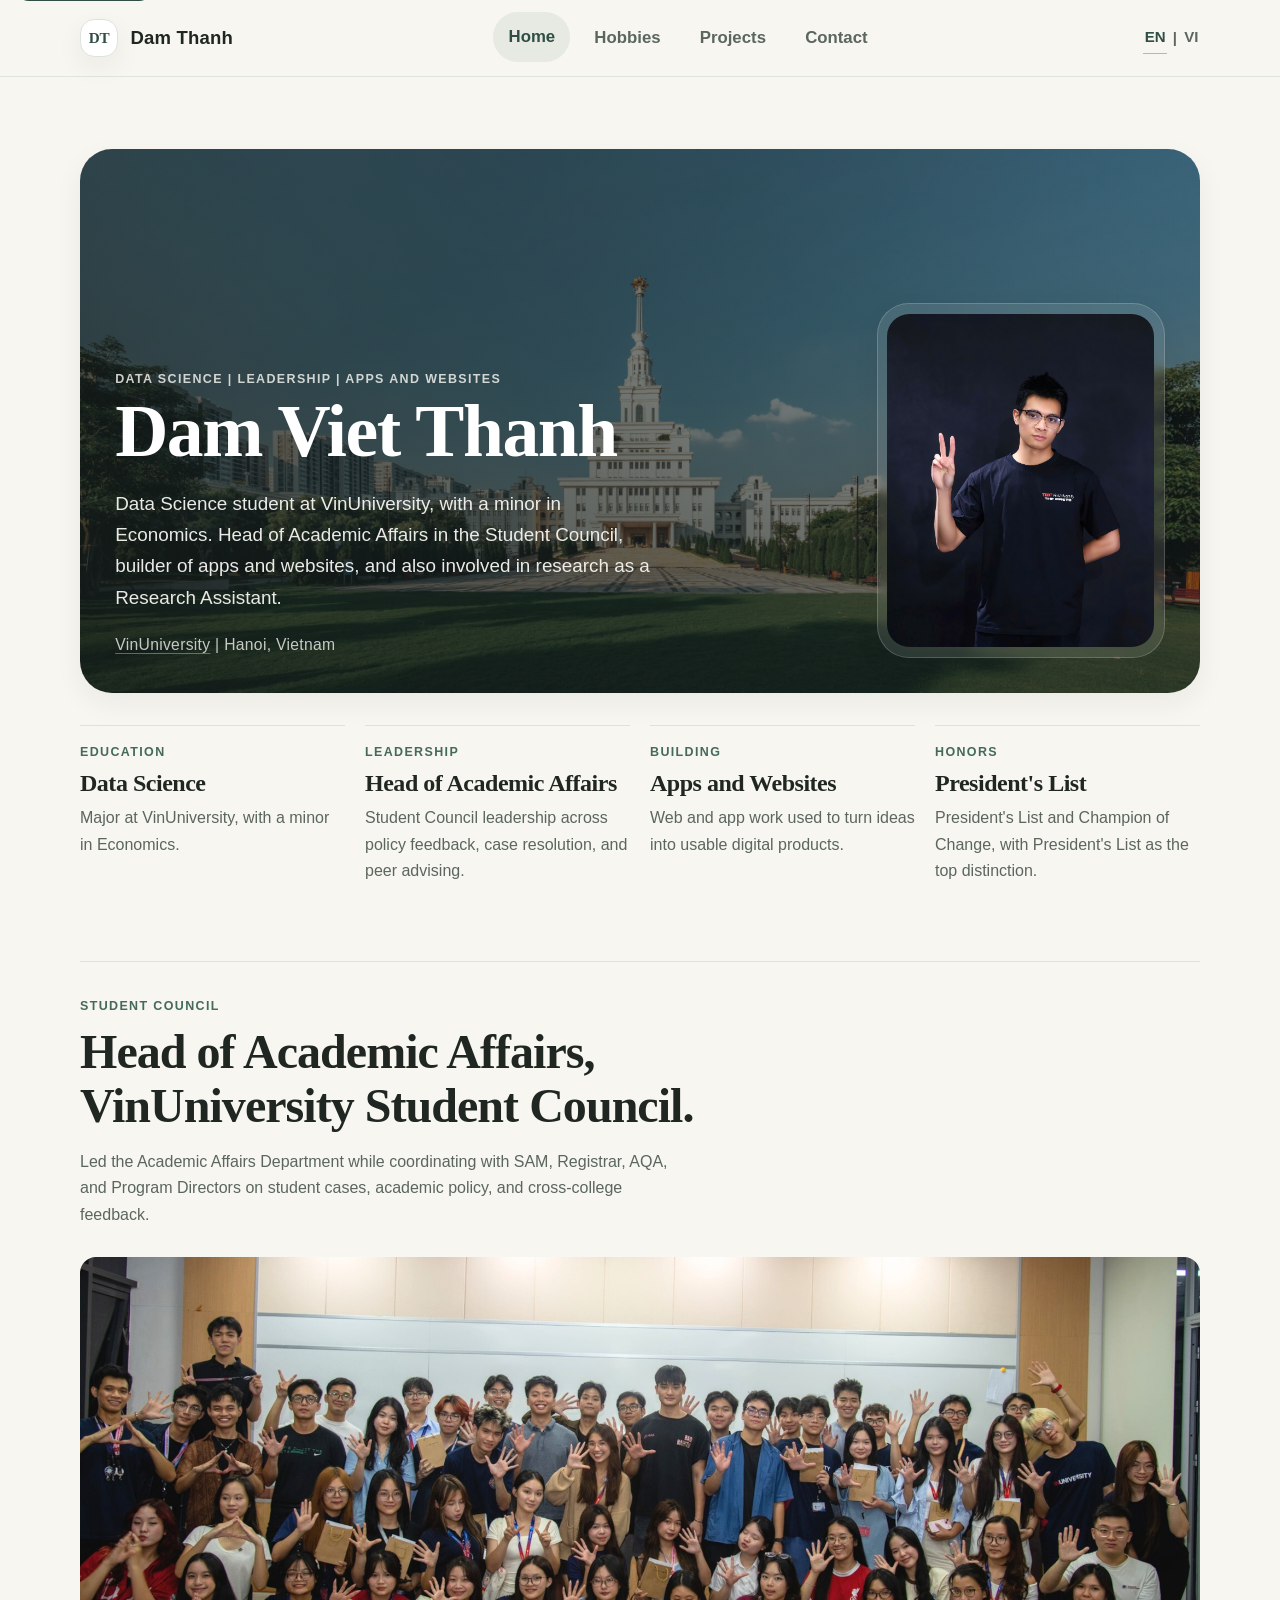
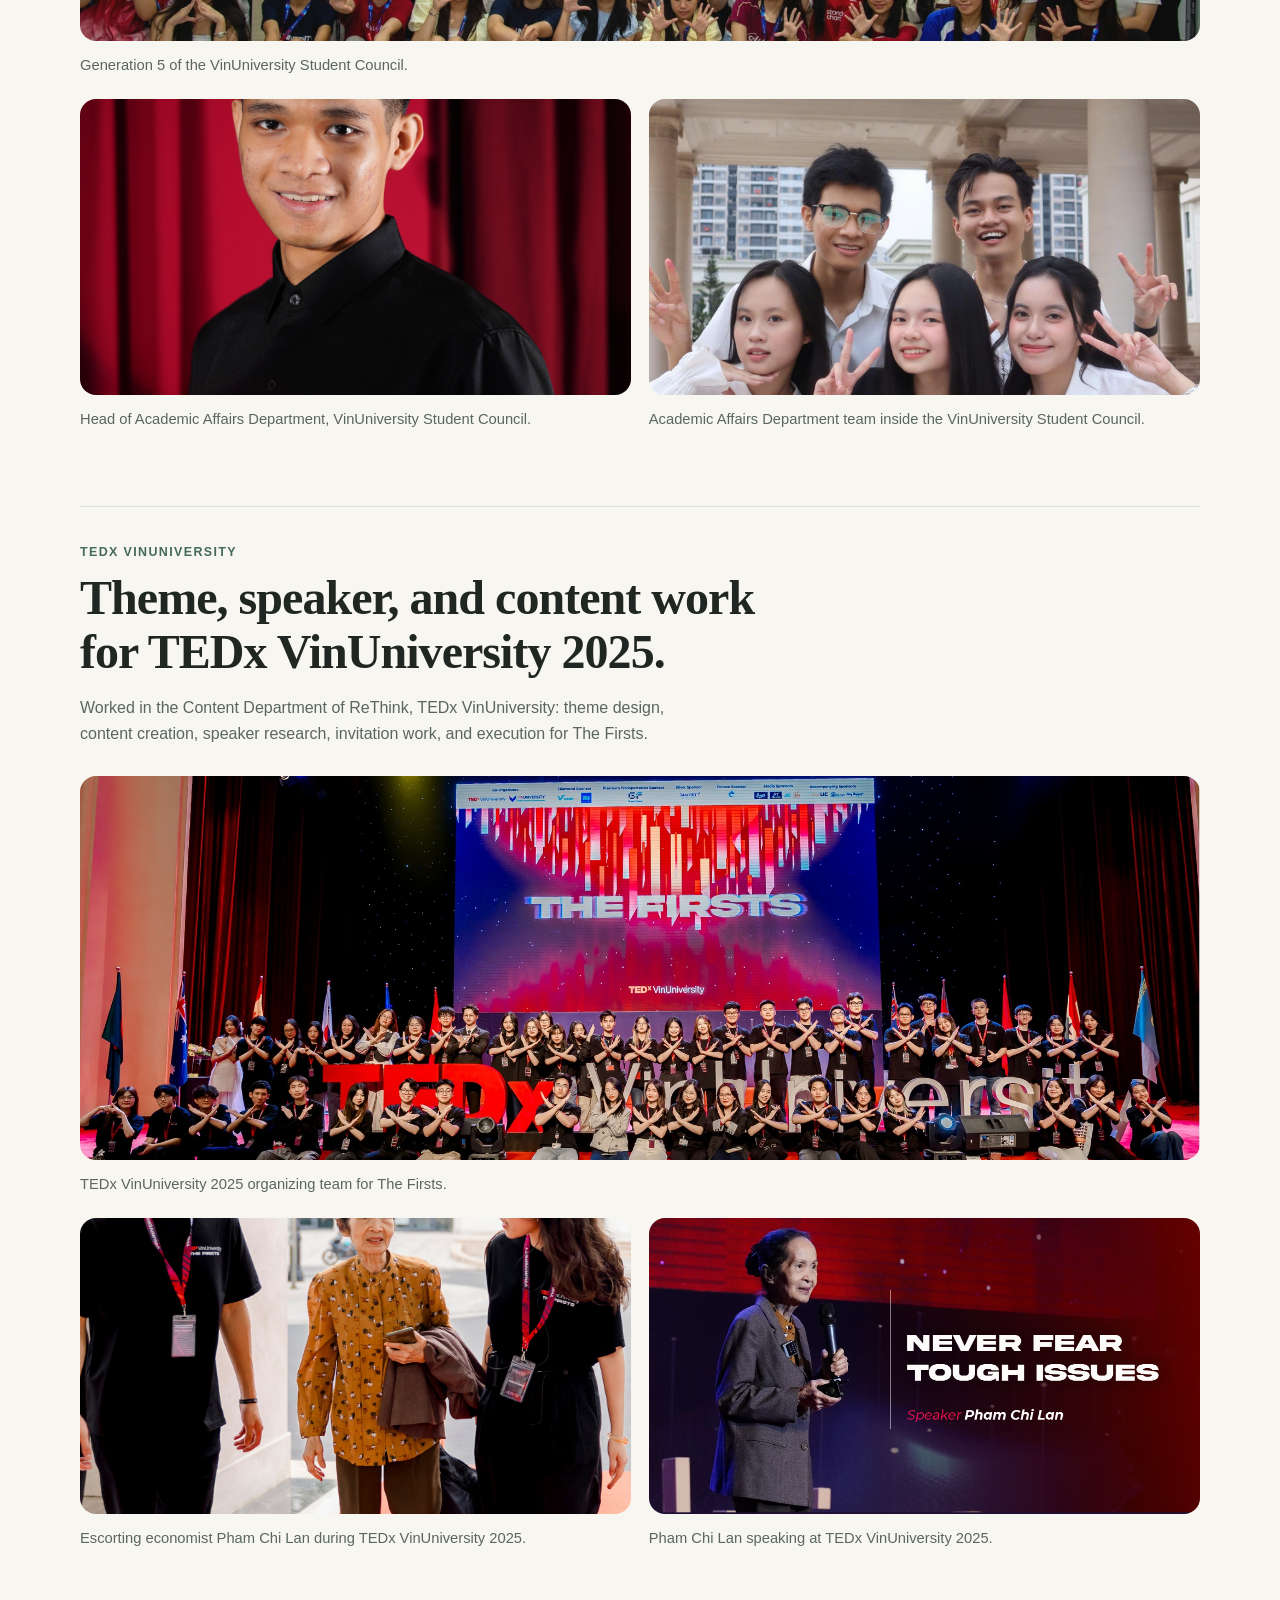
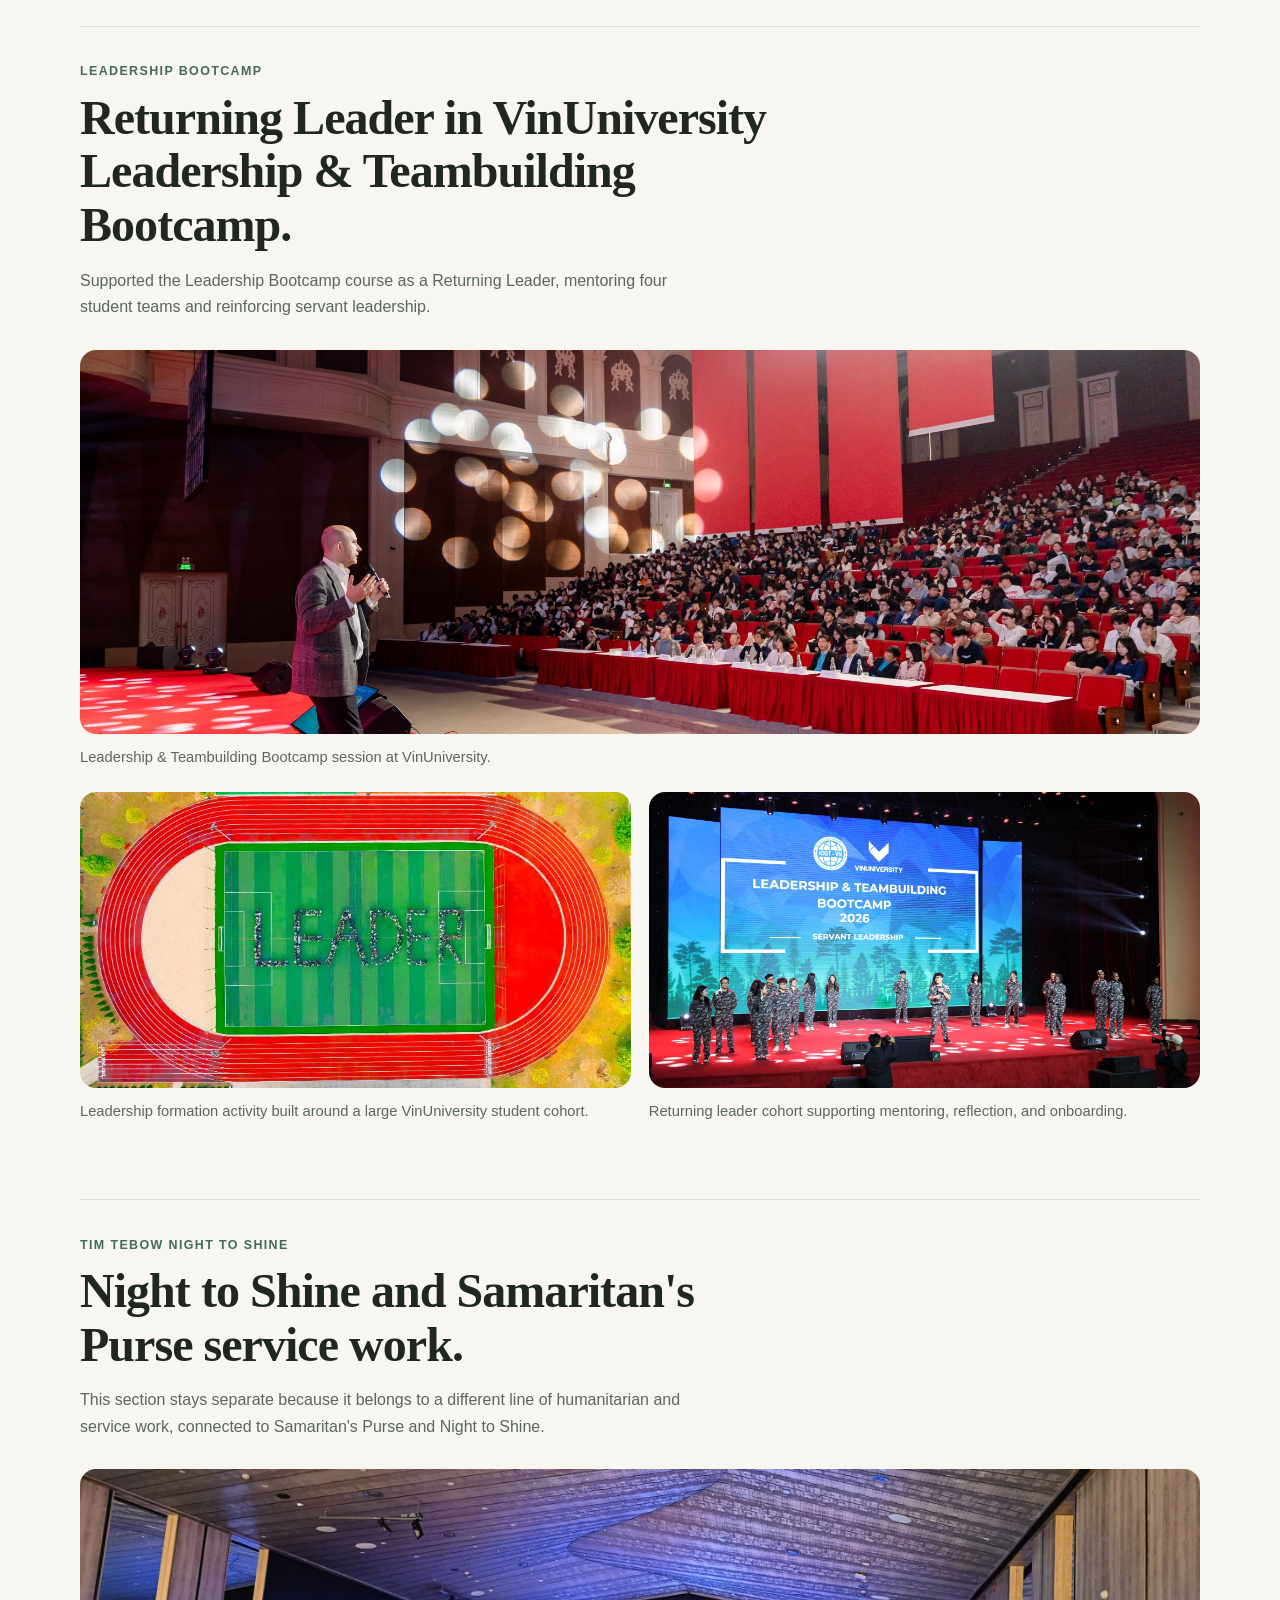
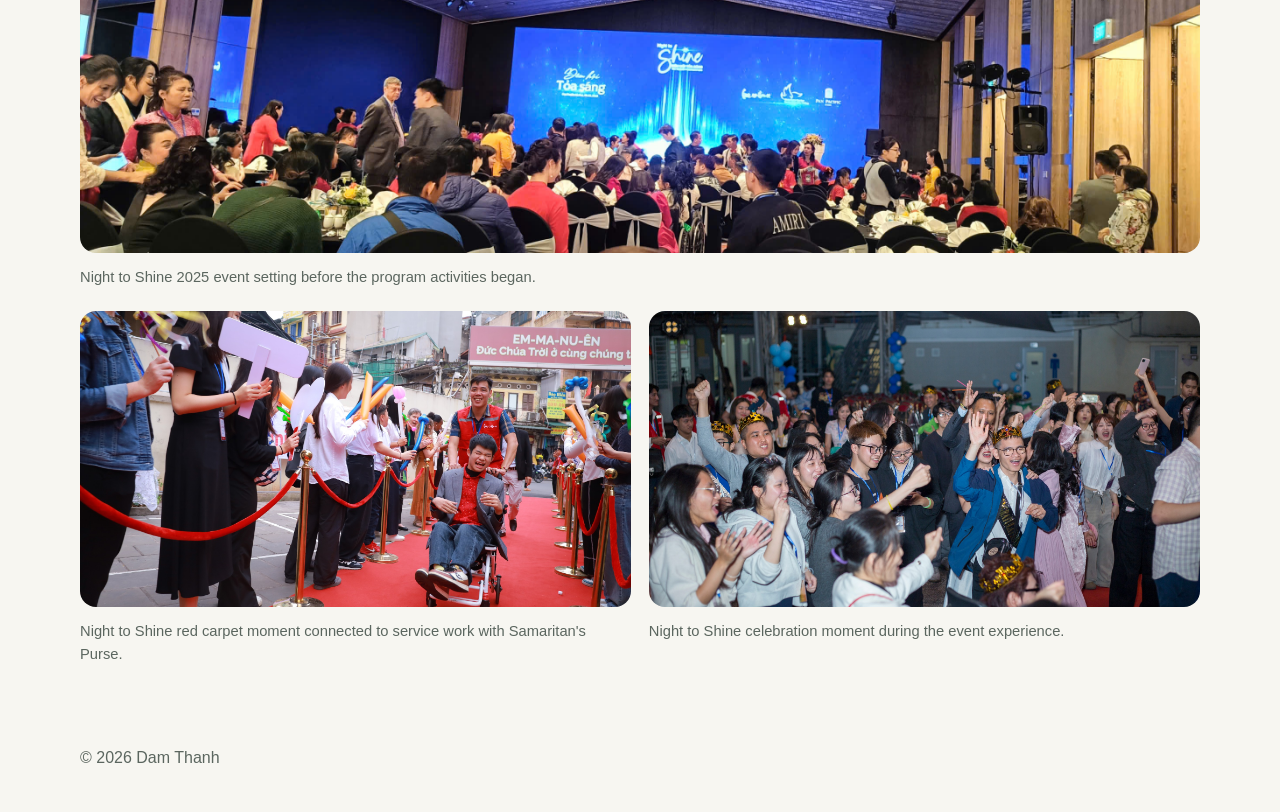
<file: index.html>
<!DOCTYPE html>
<html lang="en">
<head>
  <meta charset="UTF-8">
  <meta name="viewport" content="width=device-width, initial-scale=1.0">
  <title>Dam Viet Thanh | Dam Thanh</title>
  <meta name="description" content="Dam Viet Thanh is a Data Science student at VinUniversity with a minor in Economics, Head of Academic Affairs in the Student Council, and a builder of apps and websites based in Hanoi, Vietnam.">
  <meta name="theme-color" content="#f7f6f1">
  <link rel="canonical" href="http://localhost:3050/index.html">
  <link rel="stylesheet" href="css/style.css">
</head>
<body>
  <a class="skip-link" href="#main">Skip to content</a>

  <header class="site-header">
    <nav class="nav" aria-label="Primary">
      <a class="brand" href="index.html" aria-label="Dam Thanh home">
        <span class="brand-mark">DT</span>
        <span class="brand-text">Dam Thanh</span>
      </a>

      <button class="nav-toggle" type="button" aria-expanded="false" aria-controls="nav-links">
        Menu
      </button>

      <div class="nav-links" id="nav-links">
        <a href="index.html">Home</a>
        <a href="hobbies.html">Hobbies</a>
        <a href="projects.html">Projects</a>
        <a href="contact.html">Contact</a>
      </div>

      <div class="nav-lang" aria-label="Language switch">
        <a class="is-active" href="index.html" aria-current="page">EN</a>
        <span>|</span>
        <a href="index-vi.html">VI</a>
      </div>
    </nav>
  </header>

  <main id="main" class="page-shell">
    <section class="hero hero-stage reveal">
      <div class="hero-panel">
        <p class="eyebrow">Data Science | Leadership | Apps and Websites</p>
        <h1>Dam Viet Thanh</h1>
        <p class="hero-subtitle">
          Data Science student at VinUniversity, with a minor in Economics.
          Head of Academic Affairs in the Student Council, builder of apps and
          websites, and also involved in research as a Research Assistant.
        </p>
        <p class="hero-meta"><a href="https://vinuni.edu.vn/vi/trang-chu/" target="_blank" rel="noopener noreferrer">VinUniversity</a> | Hanoi, Vietnam</p>
      </div>

      <div class="hero-aside">
        <figure class="portrait-frame portrait-frame-hero">
          <img src="images/profile.jpg" alt="Portrait of Dam Viet Thanh in front of a dark background.">
        </figure>
      </div>
    </section>

    <section class="summary-strip reveal" aria-label="Profile summary">
      <article class="summary-item">
        <p class="card-label">Education</p>
        <h2>Data Science</h2>
        <p>Major at VinUniversity, with a minor in Economics.</p>
      </article>

      <article class="summary-item">
        <p class="card-label">Leadership</p>
        <h2>Head of Academic Affairs</h2>
        <p>Student Council leadership across policy feedback, case resolution, and peer advising.</p>
      </article>

      <article class="summary-item">
        <p class="card-label">Building</p>
        <h2>Apps and Websites</h2>
        <p>Web and app work used to turn ideas into usable digital products.</p>
      </article>

      <article class="summary-item">
        <p class="card-label">Honors</p>
        <h2>President's List</h2>
        <p>President's List and Champion of Change, with President's List as the top distinction.</p>
      </article>
    </section>

    <section class="story-section story-section-student-council reveal">
      <div class="section-heading">
        <p class="eyebrow">Student Council</p>
        <h2>Head of Academic Affairs, VinUniversity Student Council.</h2>
        <p class="section-copy">
          Led the Academic Affairs Department while coordinating with SAM,
          Registrar, AQA, and Program Directors on student cases, academic
          policy, and cross-college feedback.
        </p>
      </div>

      <div class="media-grid">
        <figure class="media-card media-card-wide">
          <img src="images/full-sc.jpg" alt="VinUniversity Student Council group photo.">
          <figcaption>Generation 5 of the VinUniversity Student Council.</figcaption>
        </figure>

        <figure class="media-card">
          <img src="images/head-of-aa.jpg" alt="Portrait of Dam Viet Thanh as Head of Academic Affairs.">
          <figcaption>Head of Academic Affairs Department, VinUniversity Student Council.</figcaption>
        </figure>

        <figure class="media-card">
          <img src="images/aad-full-dept.jfif" alt="Academic Affairs Department group photo.">
          <figcaption>Academic Affairs Department team inside the VinUniversity Student Council.</figcaption>
        </figure>
      </div>
    </section>

    <section class="story-section story-section-tedx reveal">
      <div class="section-heading">
        <p class="eyebrow">TEDx VinUniversity</p>
        <h2>Theme, speaker, and content work for TEDx VinUniversity 2025.</h2>
        <p class="section-copy">
          Worked in the Content Department of ReThink, TEDx VinUniversity:
          theme design, content creation, speaker research, invitation work,
          and execution for The Firsts.
        </p>
      </div>

      <div class="media-grid">
        <figure class="media-card media-card-wide">
          <img src="images/full-tedx.jpg" alt="TEDx VinUniversity team on stage.">
          <figcaption>TEDx VinUniversity 2025 organizing team for The Firsts.</figcaption>
        </figure>

        <figure class="media-card media-card-tall">
          <img src="images/escort-pham-chi-lan.jpg" alt="Dam Viet Thanh escorting Madam Pham Chi Lan at TEDx VinUniversity.">
          <figcaption>Escorting economist Pham Chi Lan during TEDx VinUniversity 2025.</figcaption>
        </figure>

        <figure class="media-card">
          <img src="images/pham-chi-lan-stage.jpg" alt="Pham Chi Lan speaking on the TEDx VinUniversity stage.">
          <figcaption>Pham Chi Lan speaking at TEDx VinUniversity 2025.</figcaption>
        </figure>
      </div>
    </section>

    <section class="story-section story-section-bootcamp reveal">
      <div class="section-heading">
        <p class="eyebrow">Leadership Bootcamp</p>
        <h2>Returning Leader in VinUniversity Leadership &amp; Teambuilding Bootcamp.</h2>
        <p class="section-copy">
          Supported the Leadership Bootcamp course as a Returning Leader,
          mentoring four student teams and reinforcing servant leadership.
        </p>
      </div>

      <div class="media-grid">
        <figure class="media-card media-card-wide">
          <img src="images/leadership-bootcamp-auditorium.jpg" alt="Leadership Bootcamp auditorium session at VinUniversity.">
          <figcaption>Leadership &amp; Teambuilding Bootcamp session at VinUniversity.</figcaption>
        </figure>

        <figure class="media-card">
          <img src="images/leader-700-students.jpg" alt="Aerial image spelling leader on a field.">
          <figcaption>Leadership formation activity built around a large VinUniversity student cohort.</figcaption>
        </figure>

        <figure class="media-card">
          <img src="images/full-leader-ambassadors.jpg" alt="Leader ambassadors group photo.">
          <figcaption>Returning leader cohort supporting mentoring, reflection, and onboarding.</figcaption>
        </figure>
      </div>
    </section>

    <section class="story-section story-section-night-to-shine reveal">
      <div class="section-heading">
        <p class="eyebrow">Tim Tebow Night to Shine</p>
        <h2>Night to Shine and Samaritan's Purse service work.</h2>
        <p class="section-copy">
          This section stays separate because it belongs to a different line of
          humanitarian and service work, connected to Samaritan's Purse and
          Night to Shine.
        </p>
      </div>

      <div class="media-grid">
        <figure class="media-card media-card-wide">
          <img src="images/night-to-shine-2025.jpg" alt="Night to Shine 2025 event hall and audience.">
          <figcaption>Night to Shine 2025 event setting before the program activities began.</figcaption>
        </figure>

        <figure class="media-card">
          <img src="images/night-to-shine-red-carpet.jpg" alt="Night to Shine red carpet moment.">
          <figcaption>Night to Shine red carpet moment connected to service work with Samaritan's Purse.</figcaption>
        </figure>

        <figure class="media-card">
          <img src="images/night-to-shine-dancing.jpg" alt="Night to Shine dancing moment.">
          <figcaption>Night to Shine celebration moment during the event experience.</figcaption>
        </figure>
      </div>
    </section>
  </main>

  <footer class="site-footer">
    <p>&copy; <span id="year"></span> Dam Thanh</p>
  </footer>

  <script src="js/script.js"></script>
</body>
</html>
</file>
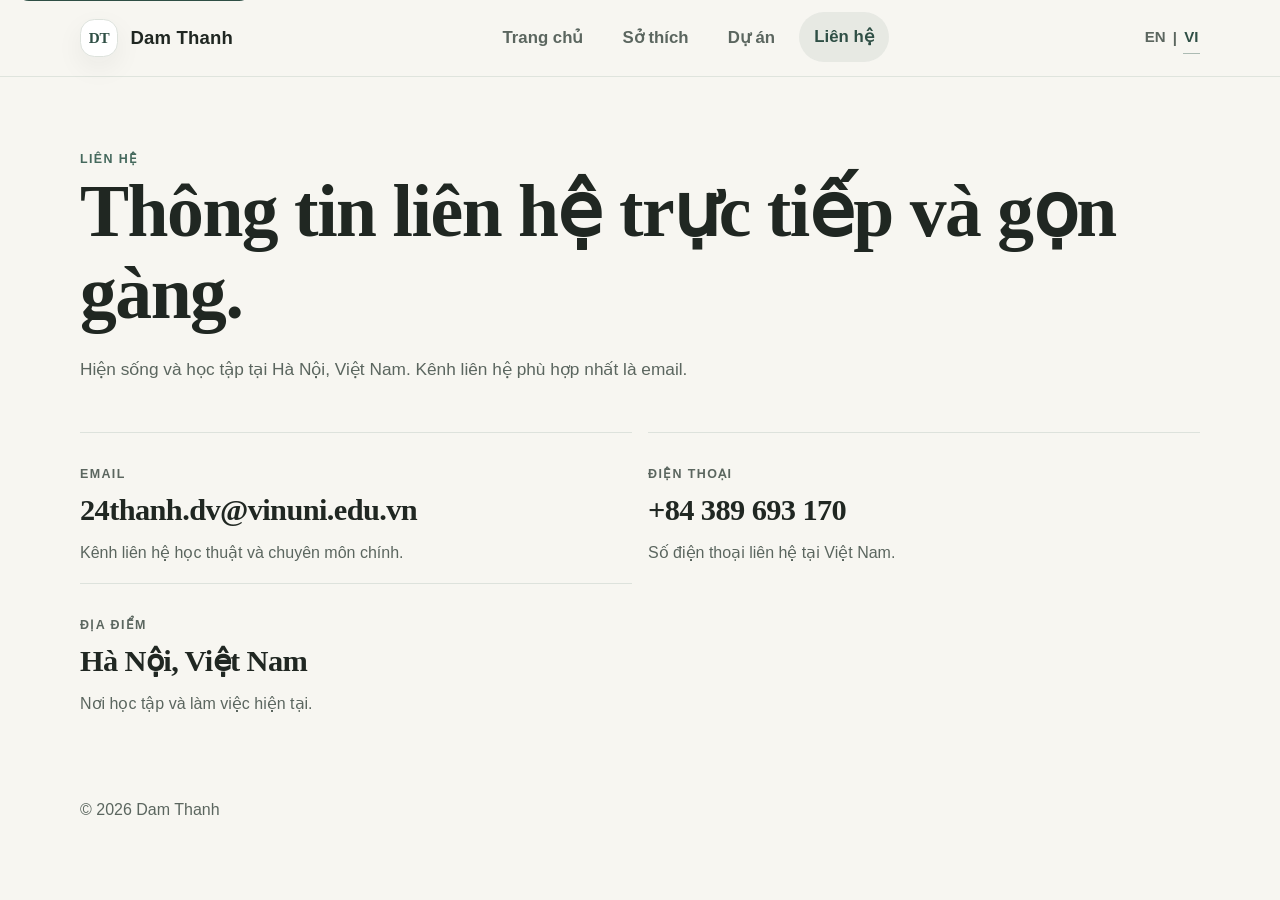
<file: contact-vi.html>
<!DOCTYPE html>
<html lang="vi">
<head>
  <meta charset="UTF-8">
  <meta name="viewport" content="width=device-width, initial-scale=1.0">
  <title>Liên hệ | Dam Thanh</title>
  <meta name="description" content="Thông tin liên hệ của Dam Viet Thanh, sinh viên Data Science tại VinUniversity, hiện sống và học tập tại Hà Nội, Việt Nam.">
  <meta name="theme-color" content="#f7f6f1">
  <link rel="canonical" href="http://localhost:3050/contact-vi.html">
  <link rel="stylesheet" href="css/style.css">
</head>
<body>
  <a class="skip-link" href="#main">Bỏ qua nội dung điều hướng</a>

  <header class="site-header">
    <nav class="nav" aria-label="Điều hướng chính">
      <a class="brand" href="index-vi.html" aria-label="Trang chủ Dam Thanh">
        <span class="brand-mark">DT</span>
        <span class="brand-text">Dam Thanh</span>
      </a>

      <button class="nav-toggle" type="button" aria-expanded="false" aria-controls="nav-links">
        Menu
      </button>

      <div class="nav-links" id="nav-links">
        <a href="index-vi.html">Trang chủ</a>
        <a href="hobbies-vi.html">Sở thích</a>
        <a href="projects-vi.html">Dự án</a>
        <a href="contact-vi.html">Liên hệ</a>
      </div>

      <div class="nav-lang" aria-label="Chuyển ngôn ngữ">
        <a href="contact.html">EN</a>
        <span>|</span>
        <a class="is-active" href="contact-vi.html" aria-current="page">VI</a>
      </div>
    </nav>
  </header>

  <main id="main" class="page-shell">
    <section class="page-intro reveal">
      <p class="eyebrow">Liên hệ</p>
      <h1>Thông tin liên hệ trực tiếp và gọn gàng.</h1>
      <p class="lead">
        Hiện sống và học tập tại Hà Nội, Việt Nam. Kênh liên hệ phù hợp nhất là email.
      </p>
    </section>

    <section class="contact-layout reveal">
      <article class="contact-card">
        <p class="card-label">Email</p>
        <h2><a href="mailto:24thanh.dv@vinuni.edu.vn">24thanh.dv@vinuni.edu.vn</a></h2>
        <p>Kênh liên hệ học thuật và chuyên môn chính.</p>
      </article>

      <article class="contact-card">
        <p class="card-label">Điện thoại</p>
        <h2><a href="tel:+84389693170">+84 389 693 170</a></h2>
        <p>Số điện thoại liên hệ tại Việt Nam.</p>
      </article>

      <article class="contact-card">
        <p class="card-label">Địa điểm</p>
        <h2>Hà Nội, Việt Nam</h2>
        <p>Nơi học tập và làm việc hiện tại.</p>
      </article>
    </section>
  </main>

  <footer class="site-footer">
    <p>&copy; <span id="year"></span> Dam Thanh</p>
  </footer>

  <script src="js/script.js"></script>
</body>
</html>
</file>
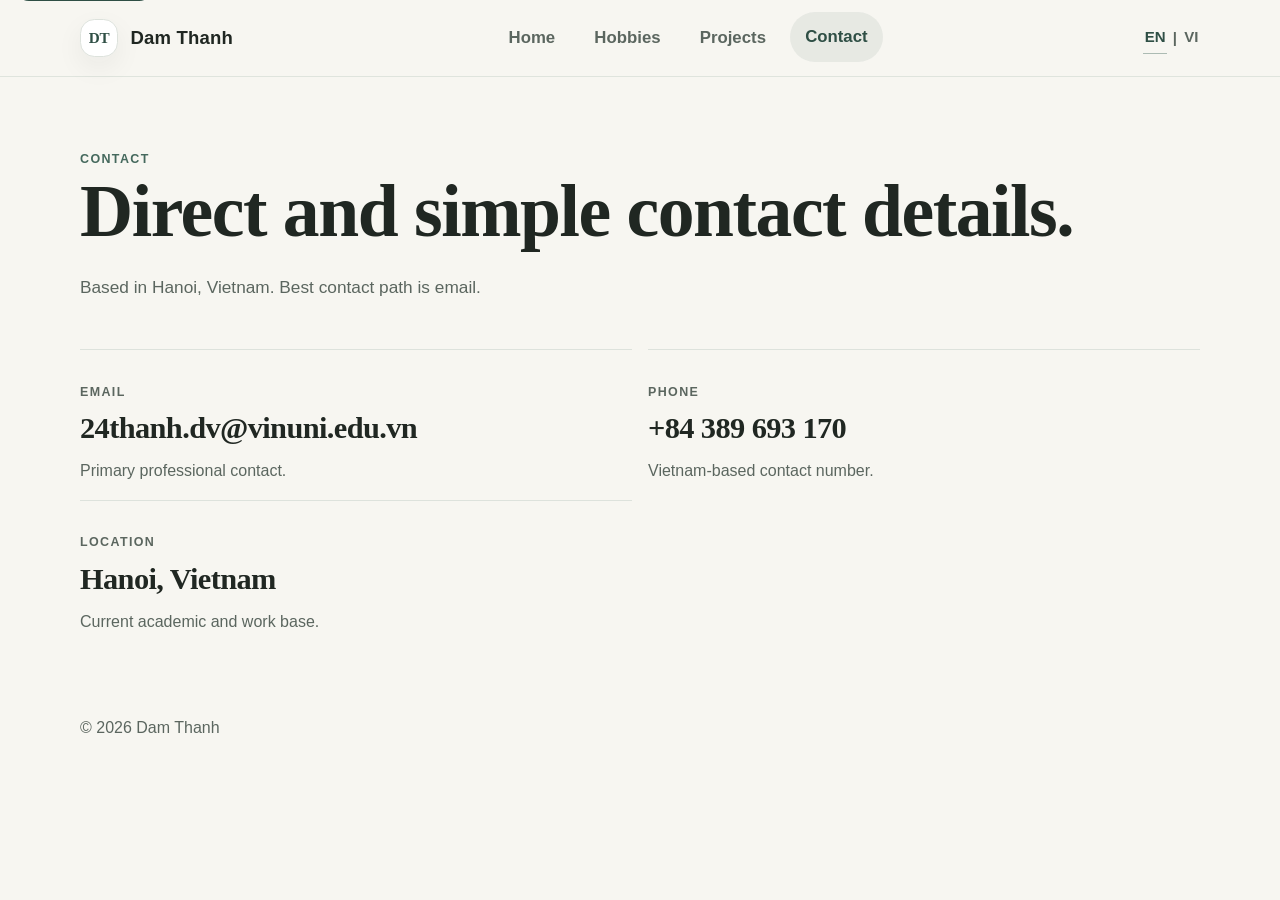
<file: contact.html>
<!DOCTYPE html>
<html lang="en">
<head>
  <meta charset="UTF-8">
  <meta name="viewport" content="width=device-width, initial-scale=1.0">
  <title>Contact | Dam Thanh</title>
  <meta name="description" content="Contact details for Dam Viet Thanh, Data Science student at VinUniversity based in Hanoi, Vietnam.">
  <meta name="theme-color" content="#f7f6f1">
  <link rel="canonical" href="http://localhost:3050/contact.html">
  <link rel="stylesheet" href="css/style.css">
</head>
<body>
  <a class="skip-link" href="#main">Skip to content</a>

  <header class="site-header">
    <nav class="nav" aria-label="Primary">
      <a class="brand" href="index.html" aria-label="Dam Thanh home">
        <span class="brand-mark">DT</span>
        <span class="brand-text">Dam Thanh</span>
      </a>

      <button class="nav-toggle" type="button" aria-expanded="false" aria-controls="nav-links">
        Menu
      </button>

      <div class="nav-links" id="nav-links">
        <a href="index.html">Home</a>
        <a href="hobbies.html">Hobbies</a>
        <a href="projects.html">Projects</a>
        <a href="contact.html">Contact</a>
      </div>

      <div class="nav-lang" aria-label="Language switch">
        <a class="is-active" href="contact.html" aria-current="page">EN</a>
        <span>|</span>
        <a href="contact-vi.html">VI</a>
      </div>
    </nav>
  </header>

  <main id="main" class="page-shell">
    <section class="page-intro reveal">
      <p class="eyebrow">Contact</p>
      <h1>Direct and simple contact details.</h1>
      <p class="lead">
        Based in Hanoi, Vietnam. Best contact path is email.
      </p>
    </section>

    <section class="contact-layout reveal">
      <article class="contact-card">
        <p class="card-label">Email</p>
        <h2><a href="mailto:24thanh.dv@vinuni.edu.vn">24thanh.dv@vinuni.edu.vn</a></h2>
        <p>Primary professional contact.</p>
      </article>

      <article class="contact-card">
        <p class="card-label">Phone</p>
        <h2><a href="tel:+84389693170">+84 389 693 170</a></h2>
        <p>Vietnam-based contact number.</p>
      </article>

      <article class="contact-card">
        <p class="card-label">Location</p>
        <h2>Hanoi, Vietnam</h2>
        <p>Current academic and work base.</p>
      </article>
    </section>
  </main>

  <footer class="site-footer">
    <p>&copy; <span id="year"></span> Dam Thanh</p>
  </footer>

  <script src="js/script.js"></script>
</body>
</html>
</file>
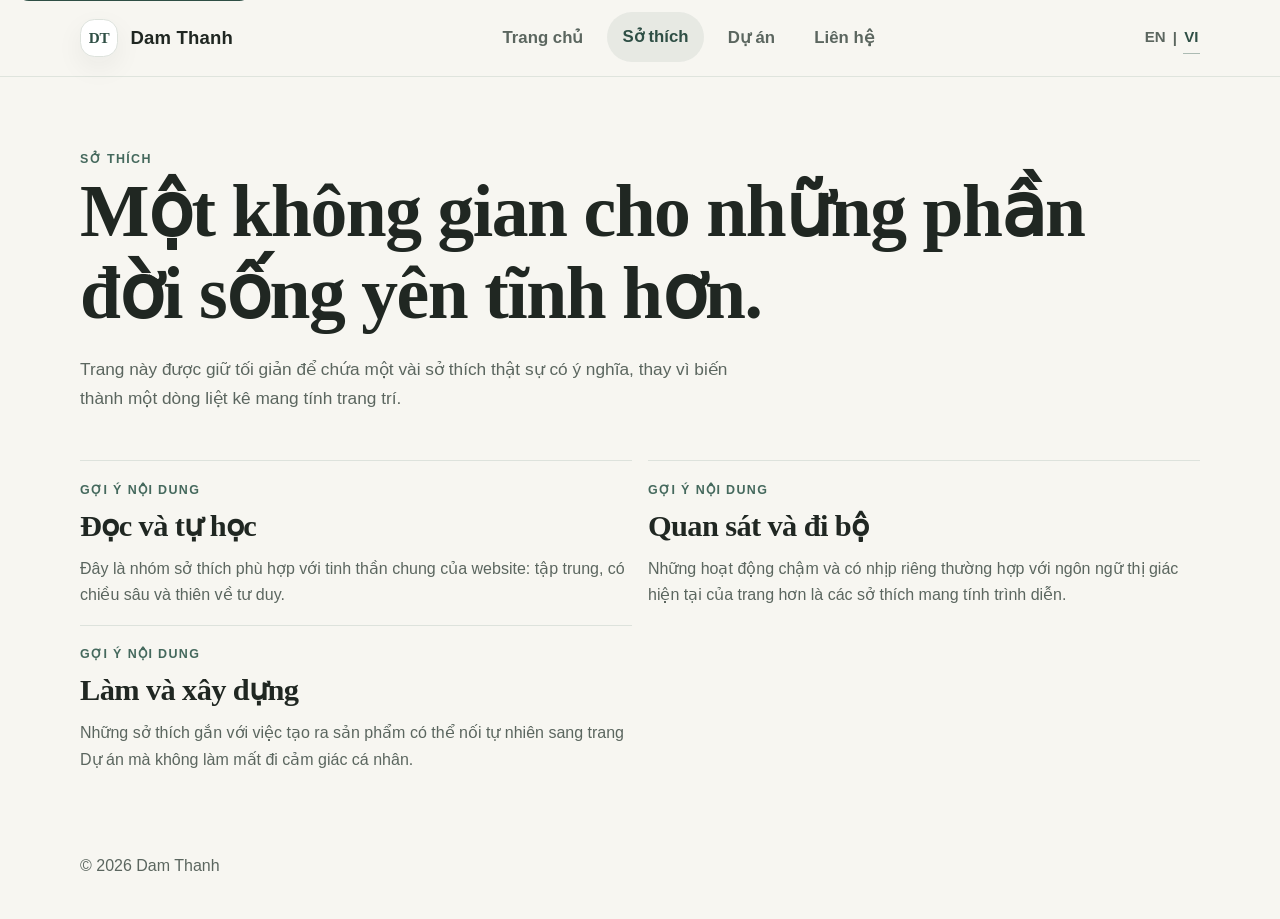
<file: hobbies-vi.html>
<!DOCTYPE html>
<html lang="vi">
<head>
  <meta charset="UTF-8">
  <meta name="viewport" content="width=device-width, initial-scale=1.0">
  <title>Sở thích | Dam Thanh</title>
  <meta name="description" content="Phiên bản tiếng Việt của trang sở thích trên website cá nhân Dam Thanh.">
  <meta name="theme-color" content="#f7f6f1">
  <link rel="canonical" href="http://localhost:3050/hobbies-vi.html">
  <link rel="stylesheet" href="css/style.css">
</head>
<body>
  <a class="skip-link" href="#main">Bỏ qua nội dung điều hướng</a>

  <header class="site-header">
    <nav class="nav" aria-label="Điều hướng chính">
      <a class="brand" href="index-vi.html" aria-label="Trang chủ Dam Thanh">
        <span class="brand-mark">DT</span>
        <span class="brand-text">Dam Thanh</span>
      </a>

      <button class="nav-toggle" type="button" aria-expanded="false" aria-controls="nav-links">
        Menu
      </button>

      <div class="nav-links" id="nav-links">
        <a href="index-vi.html">Trang chủ</a>
        <a href="hobbies-vi.html">Sở thích</a>
        <a href="projects-vi.html">Dự án</a>
        <a href="contact-vi.html">Liên hệ</a>
      </div>

      <div class="nav-lang" aria-label="Chuyển ngôn ngữ">
        <a href="hobbies.html">EN</a>
        <span>|</span>
        <a class="is-active" href="hobbies-vi.html" aria-current="page">VI</a>
      </div>
    </nav>
  </header>

  <main id="main" class="page-shell">
    <section class="page-intro reveal">
      <p class="eyebrow">Sở thích</p>
      <h1>Một không gian cho những phần đời sống yên tĩnh hơn.</h1>
      <p class="lead">
        Trang này được giữ tối giản để chứa một vài sở thích thật sự có ý nghĩa,
        thay vì biến thành một dòng liệt kê mang tính trang trí.
      </p>
    </section>

    <section class="detail-grid reveal">
      <article class="detail-card">
        <p class="card-label">Gợi ý nội dung</p>
        <h2>Đọc và tự học</h2>
        <p>
          Đây là nhóm sở thích phù hợp với tinh thần chung của website:
          tập trung, có chiều sâu và thiên về tư duy.
        </p>
      </article>

      <article class="detail-card">
        <p class="card-label">Gợi ý nội dung</p>
        <h2>Quan sát và đi bộ</h2>
        <p>
          Những hoạt động chậm và có nhịp riêng thường hợp với ngôn ngữ thị giác
          hiện tại của trang hơn là các sở thích mang tính trình diễn.
        </p>
      </article>

      <article class="detail-card">
        <p class="card-label">Gợi ý nội dung</p>
        <h2>Làm và xây dựng</h2>
        <p>
          Những sở thích gắn với việc tạo ra sản phẩm có thể nối tự nhiên sang
          trang Dự án mà không làm mất đi cảm giác cá nhân.
        </p>
      </article>
    </section>
  </main>

  <footer class="site-footer">
    <p>&copy; <span id="year"></span> Dam Thanh</p>
  </footer>

  <script src="js/script.js"></script>
</body>
</html>
</file>
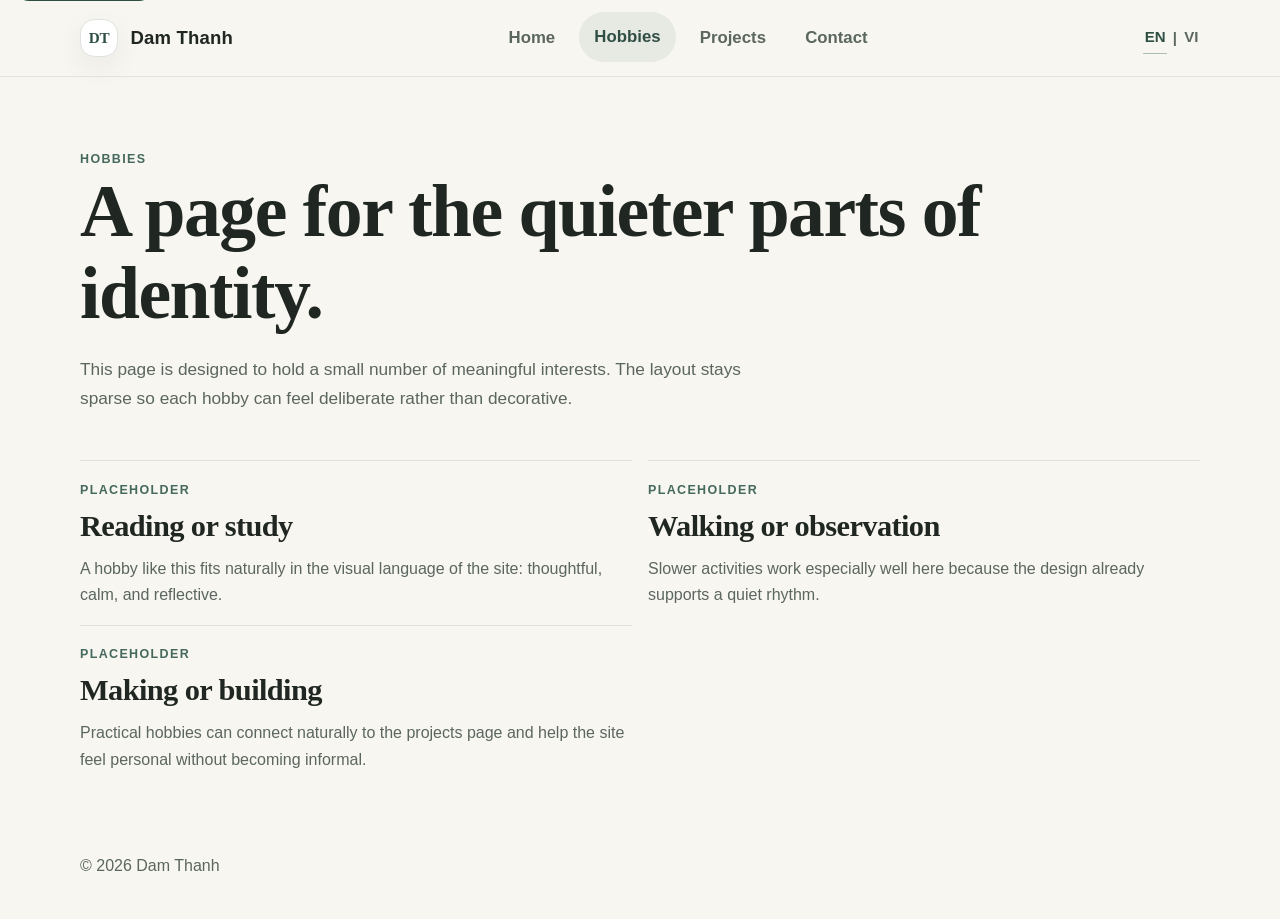
<file: hobbies.html>
<!DOCTYPE html>
<html lang="en">
<head>
  <meta charset="UTF-8">
  <meta name="viewport" content="width=device-width, initial-scale=1.0">
  <title>Hobbies | Dam Thanh</title>
  <meta name="description" content="A minimalist hobbies page concept for a calm and thoughtful personal website.">
  <meta name="theme-color" content="#f7f6f1">
  <link rel="canonical" href="http://localhost:3050/hobbies.html">
  <link rel="stylesheet" href="css/style.css">
</head>
<body>
  <a class="skip-link" href="#main">Skip to content</a>

  <header class="site-header">
    <nav class="nav" aria-label="Primary">
      <a class="brand" href="index.html" aria-label="Dam Thanh home">
        <span class="brand-mark">DT</span>
        <span class="brand-text">Dam Thanh</span>
      </a>

      <button class="nav-toggle" type="button" aria-expanded="false" aria-controls="nav-links">
        Menu
      </button>

      <div class="nav-links" id="nav-links">
        <a href="index.html">Home</a>
        <a href="hobbies.html">Hobbies</a>
        <a href="projects.html">Projects</a>
        <a href="contact.html">Contact</a>
      </div>

      <div class="nav-lang" aria-label="Language switch">
        <a class="is-active" href="hobbies.html" aria-current="page">EN</a>
        <span>|</span>
        <a href="hobbies-vi.html">VI</a>
      </div>
    </nav>
  </header>

  <main id="main" class="page-shell">
    <section class="page-intro reveal">
      <p class="eyebrow">Hobbies</p>
      <h1>A page for the quieter parts of identity.</h1>
      <p class="lead">
        This page is designed to hold a small number of meaningful interests.
        The layout stays sparse so each hobby can feel deliberate rather than decorative.
      </p>
    </section>

    <section class="detail-grid reveal">
      <article class="detail-card">
        <p class="card-label">Placeholder</p>
        <h2>Reading or study</h2>
        <p>
          A hobby like this fits naturally in the visual language of the site:
          thoughtful, calm, and reflective.
        </p>
      </article>

      <article class="detail-card">
        <p class="card-label">Placeholder</p>
        <h2>Walking or observation</h2>
        <p>
          Slower activities work especially well here because the design already
          supports a quiet rhythm.
        </p>
      </article>

      <article class="detail-card">
        <p class="card-label">Placeholder</p>
        <h2>Making or building</h2>
        <p>
          Practical hobbies can connect naturally to the projects page and help
          the site feel personal without becoming informal.
        </p>
      </article>
    </section>
  </main>

  <footer class="site-footer">
    <p>&copy; <span id="year"></span> Dam Thanh</p>
  </footer>

  <script src="js/script.js"></script>
</body>
</html>
</file>
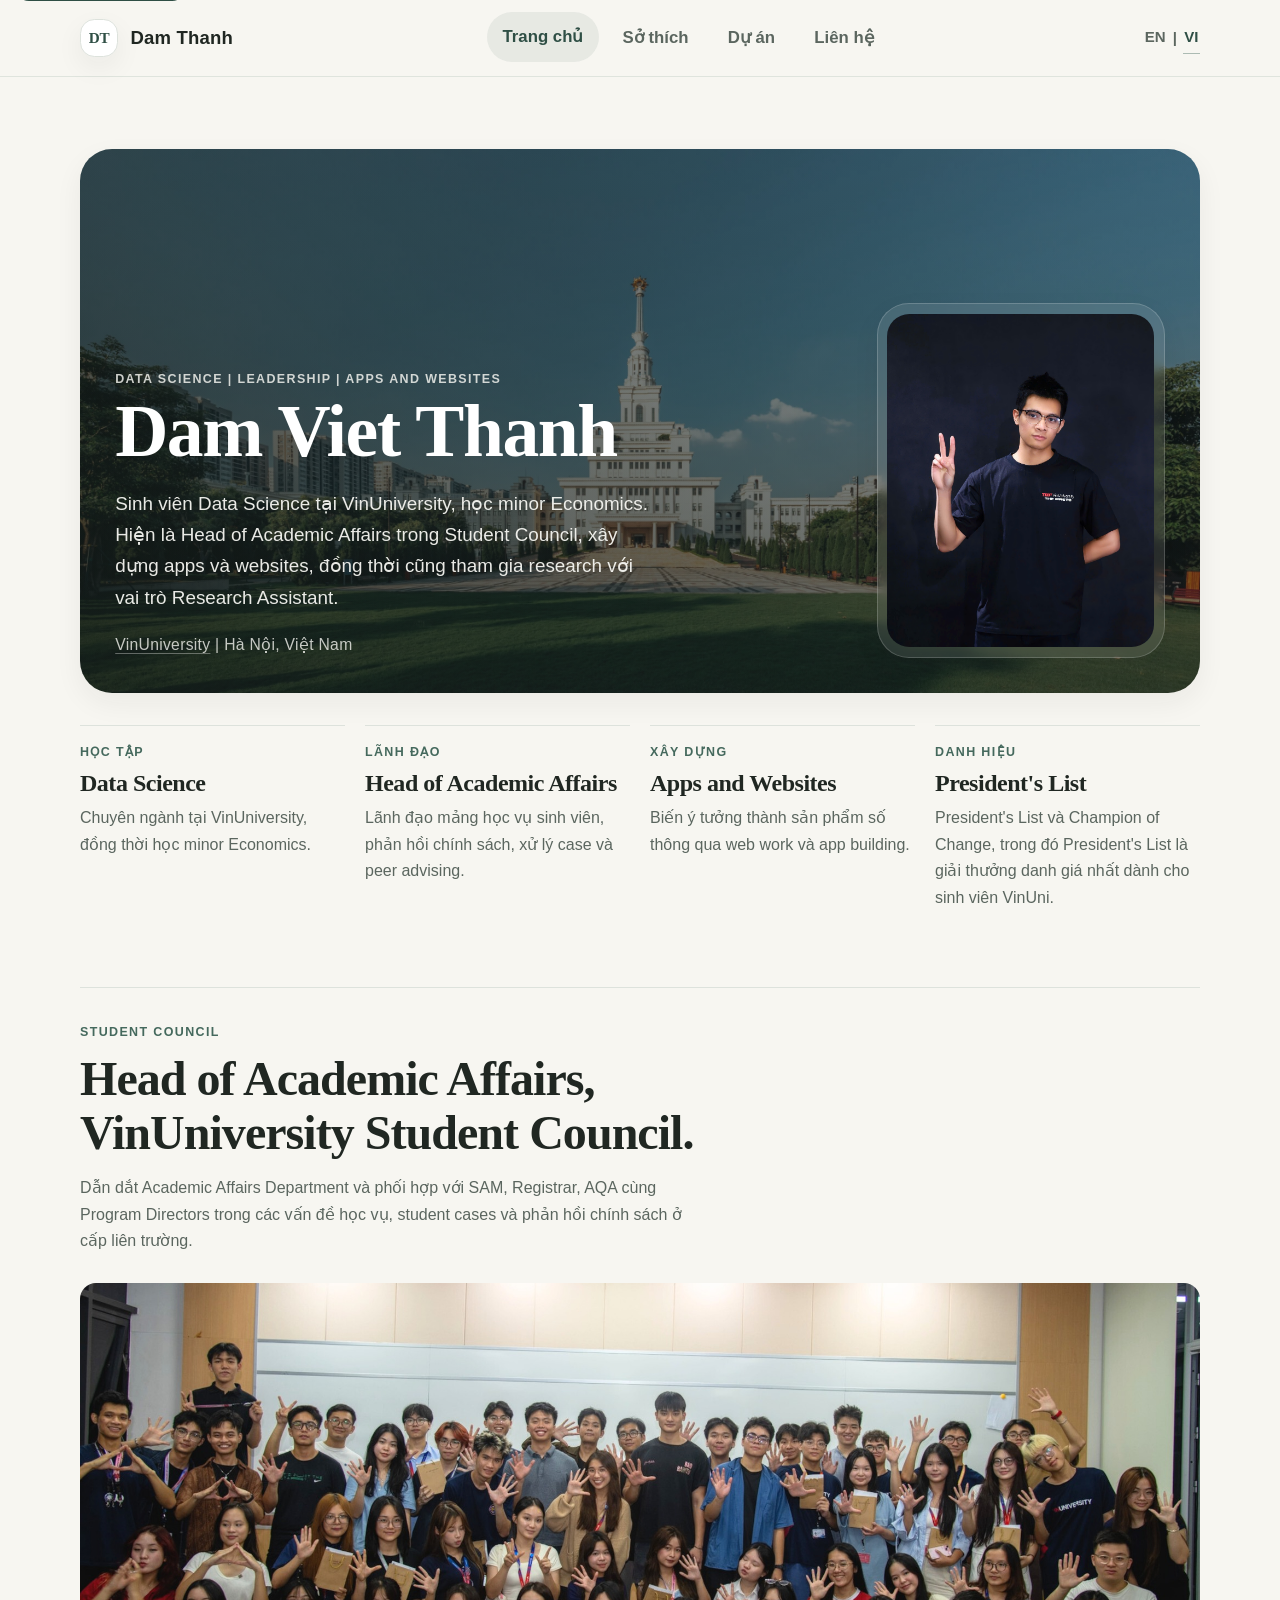
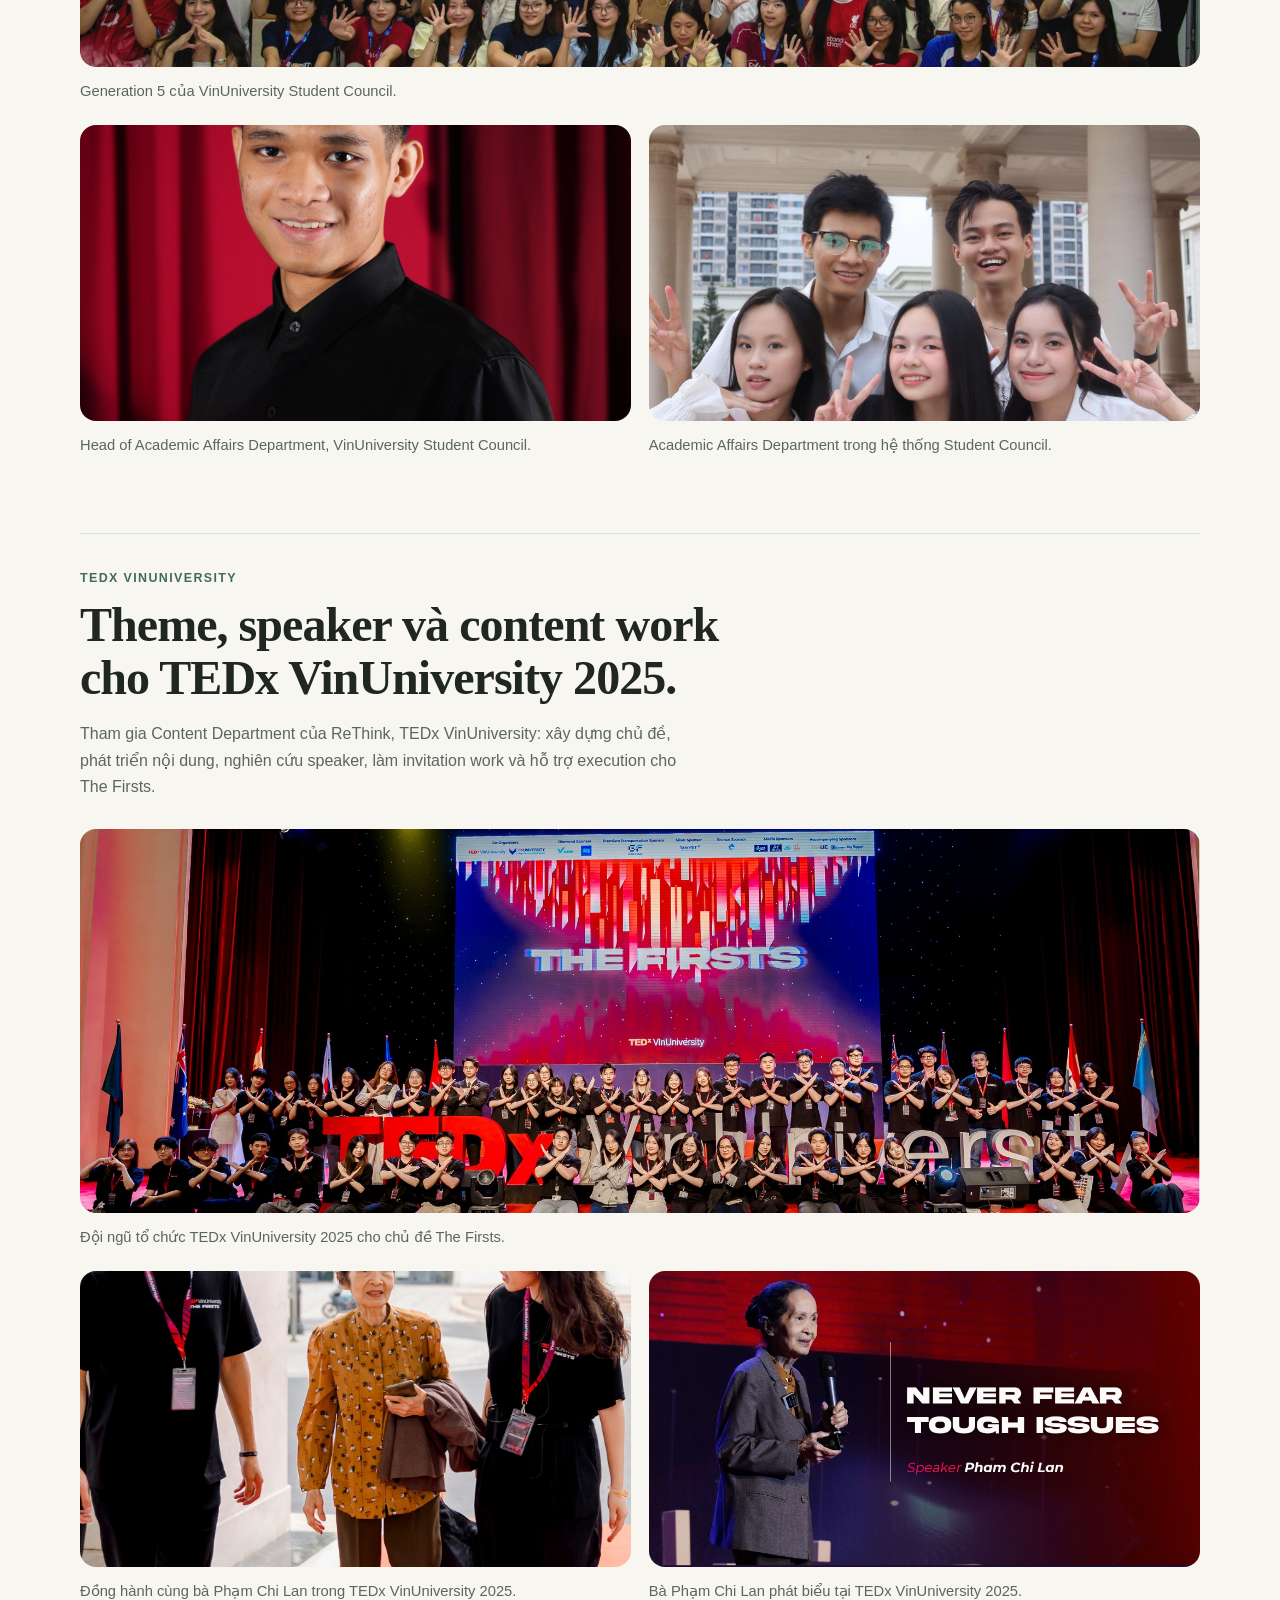
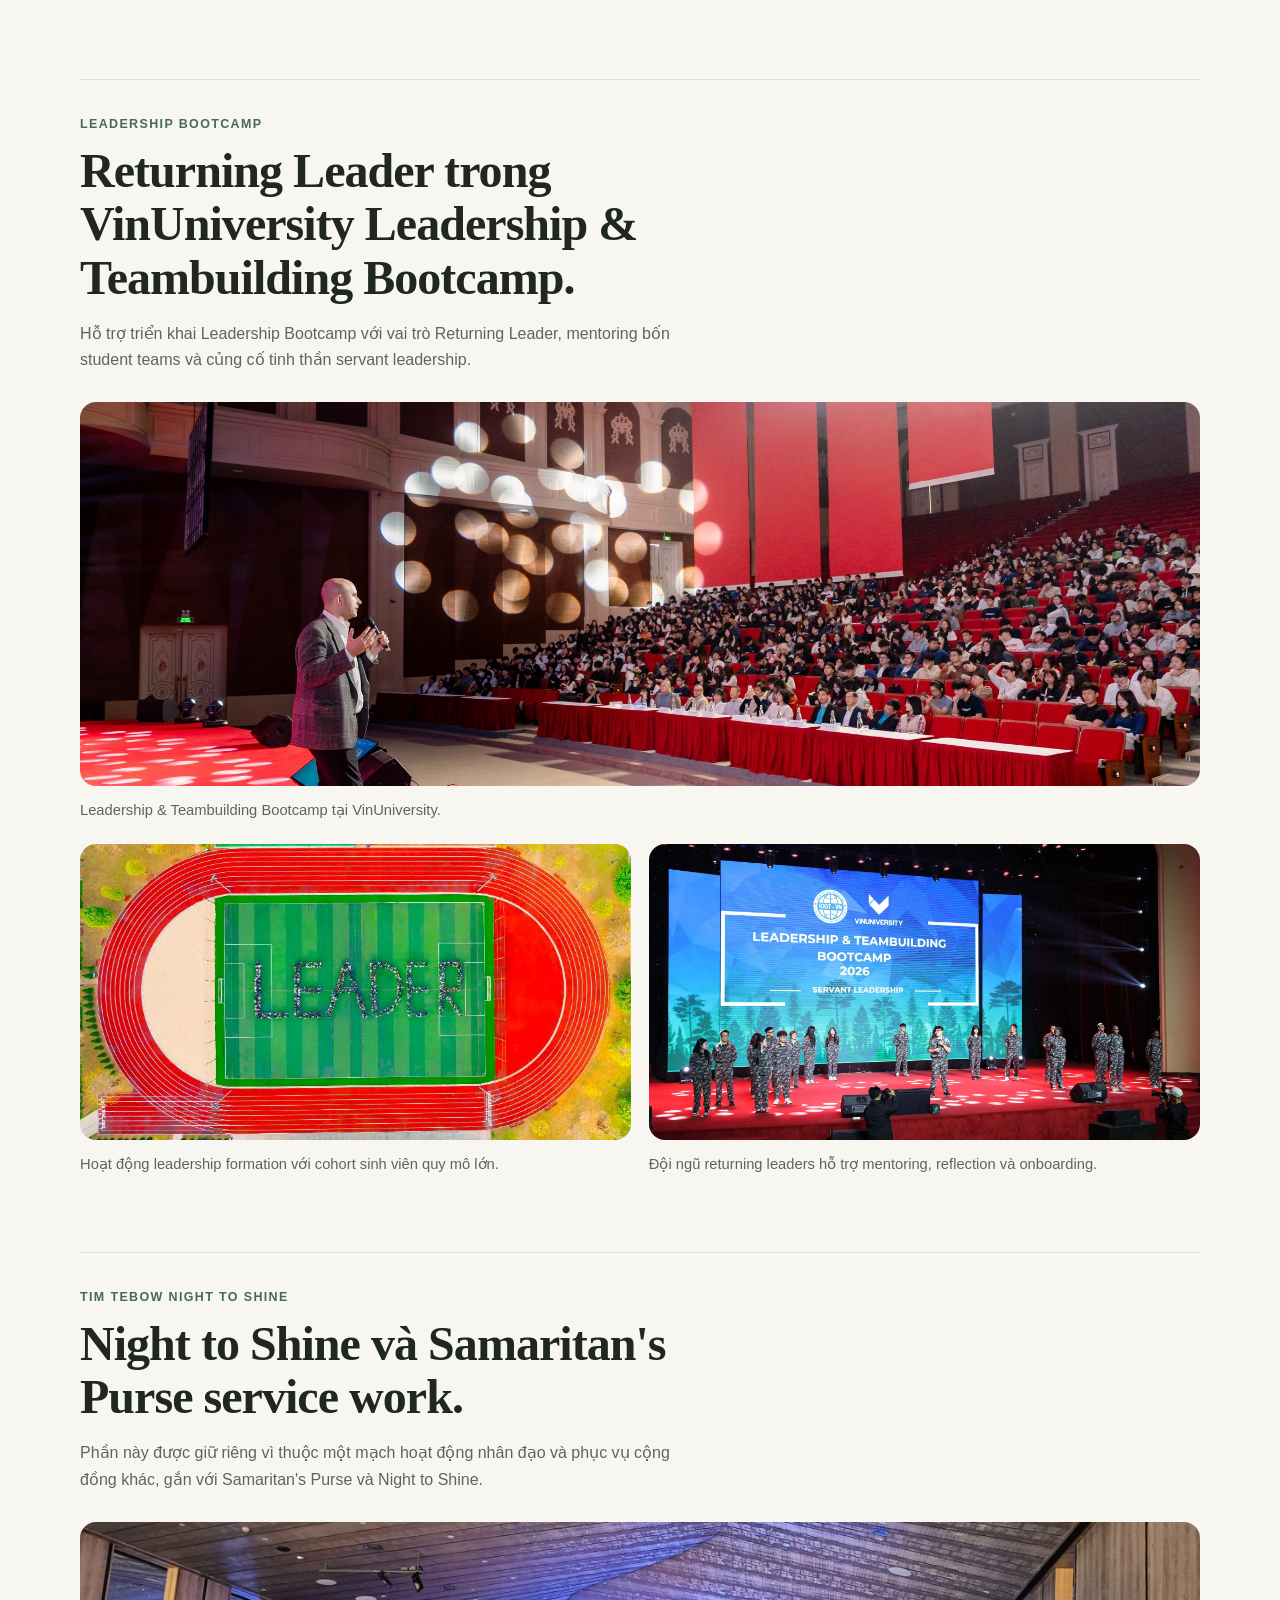
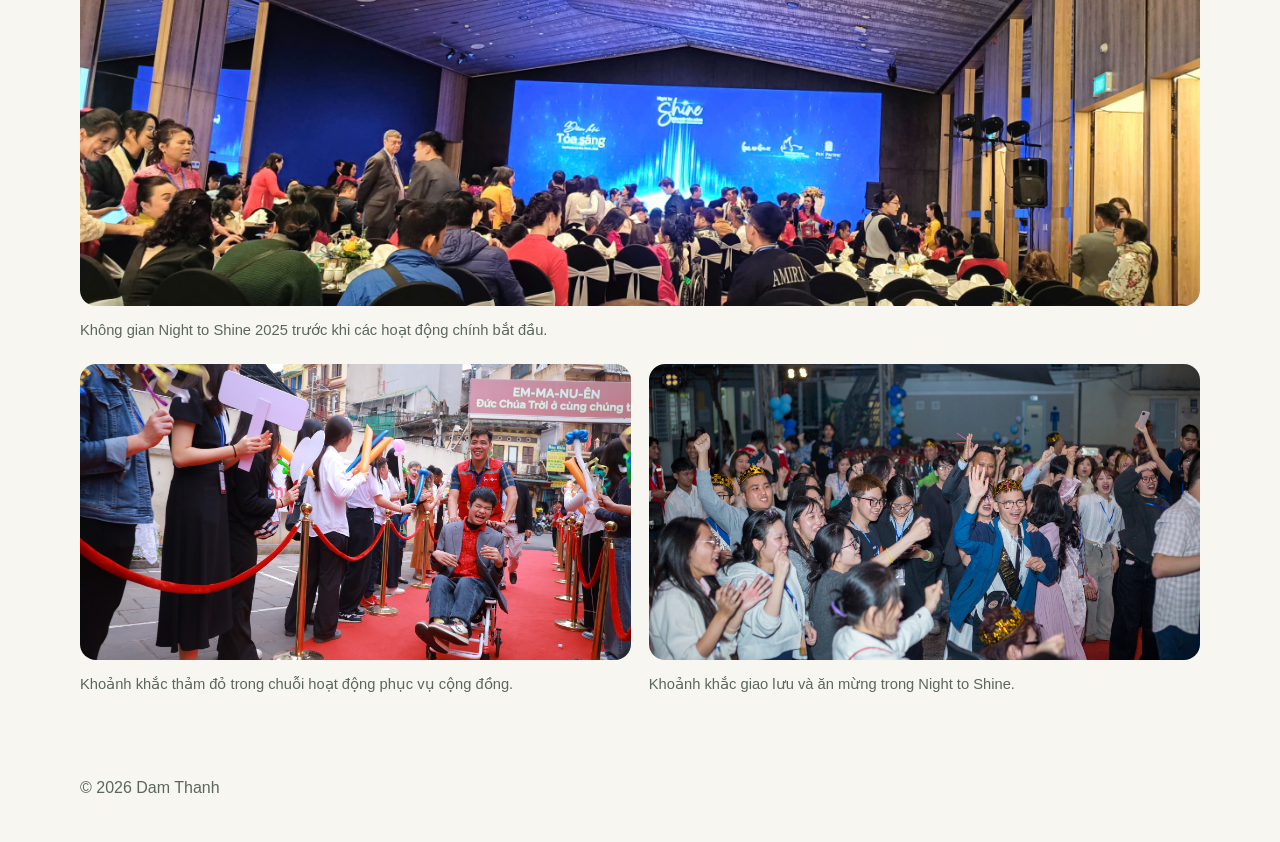
<file: index-vi.html>
<!DOCTYPE html>
<html lang="vi">
<head>
  <meta charset="UTF-8">
  <meta name="viewport" content="width=device-width, initial-scale=1.0">
  <title>Dam Viet Thanh | Dam Thanh</title>
  <meta name="description" content="Dam Viet Thanh là sinh viên Data Science tại VinUniversity, học minor Economics, hiện là Head of Academic Affairs trong Student Council và xây dựng apps, websites tại Hà Nội, Việt Nam.">
  <meta name="theme-color" content="#f7f6f1">
  <link rel="canonical" href="http://localhost:3050/index-vi.html">
  <link rel="stylesheet" href="css/style.css">
</head>
<body>
  <a class="skip-link" href="#main">Bỏ qua điều hướng</a>

  <header class="site-header">
    <nav class="nav" aria-label="Điều hướng chính">
      <a class="brand" href="index-vi.html" aria-label="Trang chủ Dam Thanh">
        <span class="brand-mark">DT</span>
        <span class="brand-text">Dam Thanh</span>
      </a>

      <button class="nav-toggle" type="button" aria-expanded="false" aria-controls="nav-links">
        Menu
      </button>

      <div class="nav-links" id="nav-links">
        <a href="index-vi.html">Trang chủ</a>
        <a href="hobbies-vi.html">Sở thích</a>
        <a href="projects-vi.html">Dự án</a>
        <a href="contact-vi.html">Liên hệ</a>
      </div>

      <div class="nav-lang" aria-label="Chuyển ngôn ngữ">
        <a href="index.html">EN</a>
        <span>|</span>
        <a class="is-active" href="index-vi.html" aria-current="page">VI</a>
      </div>
    </nav>
  </header>

  <main id="main" class="page-shell">
    <section class="hero hero-stage reveal">
      <div class="hero-panel">
        <p class="eyebrow">Data Science | Leadership | Apps and Websites</p>
        <h1>Dam Viet Thanh</h1>
        <p class="hero-subtitle">
          Sinh viên Data Science tại VinUniversity, học minor Economics. Hiện
          là Head of Academic Affairs trong Student Council, xây dựng apps và
          websites, đồng thời cũng tham gia research với vai trò Research Assistant.
        </p>
        <p class="hero-meta"><a href="https://vinuni.edu.vn/vi/trang-chu/" target="_blank" rel="noopener noreferrer">VinUniversity</a> | Hà Nội, Việt Nam</p>
      </div>

      <div class="hero-aside">
        <figure class="portrait-frame portrait-frame-hero">
          <img src="images/profile.jpg" alt="Chân dung Dam Viet Thanh trên nền tối.">
        </figure>
      </div>
    </section>

    <section class="summary-strip reveal" aria-label="Tóm tắt hồ sơ">
      <article class="summary-item">
        <p class="card-label">Học tập</p>
        <h2>Data Science</h2>
        <p>Chuyên ngành tại VinUniversity, đồng thời học minor Economics.</p>
      </article>

      <article class="summary-item">
        <p class="card-label">Lãnh đạo</p>
        <h2>Head of Academic Affairs</h2>
        <p>Lãnh đạo mảng học vụ sinh viên, phản hồi chính sách, xử lý case và peer advising.</p>
      </article>

      <article class="summary-item">
        <p class="card-label">Xây dựng</p>
        <h2>Apps and Websites</h2>
        <p>Biến ý tưởng thành sản phẩm số thông qua web work và app building.</p>
      </article>

      <article class="summary-item">
        <p class="card-label">Danh hiệu</p>
        <h2>President's List</h2>
        <p>President's List và Champion of Change, trong đó President's List là giải thưởng danh giá nhất dành cho sinh viên VinUni.</p>
      </article>
    </section>

    <section class="story-section reveal">
      <div class="section-heading">
        <p class="eyebrow">Student Council</p>
        <h2>Head of Academic Affairs, VinUniversity Student Council.</h2>
        <p class="section-copy">
          Dẫn dắt Academic Affairs Department và phối hợp với SAM, Registrar,
          AQA cùng Program Directors trong các vấn đề học vụ, student cases và
          phản hồi chính sách ở cấp liên trường.
        </p>
      </div>

      <div class="media-grid">
        <figure class="media-card media-card-wide">
          <img src="images/full-sc.jpg" alt="Ảnh tập thể VinUniversity Student Council.">
          <figcaption>Generation 5 của VinUniversity Student Council.</figcaption>
        </figure>

        <figure class="media-card">
          <img src="images/head-of-aa.jpg" alt="Chân dung Dam Viet Thanh trong vai trò Head of Academic Affairs.">
          <figcaption>Head of Academic Affairs Department, VinUniversity Student Council.</figcaption>
        </figure>

        <figure class="media-card">
          <img src="images/aad-full-dept.jfif" alt="Ảnh tập thể Academic Affairs Department.">
          <figcaption>Academic Affairs Department trong hệ thống Student Council.</figcaption>
        </figure>
      </div>
    </section>

    <section class="story-section reveal">
      <div class="section-heading">
        <p class="eyebrow">TEDx VinUniversity</p>
        <h2>Theme, speaker và content work cho TEDx VinUniversity 2025.</h2>
        <p class="section-copy">
          Tham gia Content Department của ReThink, TEDx VinUniversity: xây dựng
          chủ đề, phát triển nội dung, nghiên cứu speaker, làm invitation work
          và hỗ trợ execution cho The Firsts.
        </p>
      </div>

      <div class="media-grid">
        <figure class="media-card media-card-wide">
          <img src="images/full-tedx.jpg" alt="Đội ngũ TEDx VinUniversity trên sân khấu.">
          <figcaption>Đội ngũ tổ chức TEDx VinUniversity 2025 cho chủ đề The Firsts.</figcaption>
        </figure>

        <figure class="media-card media-card-tall">
          <img src="images/escort-pham-chi-lan.jpg" alt="Dam Viet Thanh đồng hành cùng bà Phạm Chi Lan tại TEDx VinUniversity.">
          <figcaption>Đồng hành cùng bà Phạm Chi Lan trong TEDx VinUniversity 2025.</figcaption>
        </figure>

        <figure class="media-card">
          <img src="images/pham-chi-lan-stage.jpg" alt="Bà Phạm Chi Lan đang phát biểu trên sân khấu TEDx VinUniversity.">
          <figcaption>Bà Phạm Chi Lan phát biểu tại TEDx VinUniversity 2025.</figcaption>
        </figure>
      </div>
    </section>

    <section class="story-section reveal">
      <div class="section-heading">
        <p class="eyebrow">Leadership Bootcamp</p>
        <h2>Returning Leader trong VinUniversity Leadership &amp; Teambuilding Bootcamp.</h2>
        <p class="section-copy">
          Hỗ trợ triển khai Leadership Bootcamp với vai trò Returning Leader,
          mentoring bốn student teams và củng cố tinh thần servant leadership.
        </p>
      </div>

      <div class="media-grid">
        <figure class="media-card media-card-wide">
          <img src="images/leadership-bootcamp-auditorium.jpg" alt="Buổi Leadership Bootcamp trong hội trường VinUniversity.">
          <figcaption>Leadership &amp; Teambuilding Bootcamp tại VinUniversity.</figcaption>
        </figure>

        <figure class="media-card">
          <img src="images/leader-700-students.jpg" alt="Hoạt động leadership với nhóm sinh viên lớn tại VinUniversity.">
          <figcaption>Hoạt động leadership formation với cohort sinh viên quy mô lớn.</figcaption>
        </figure>

        <figure class="media-card">
          <img src="images/full-leader-ambassadors.jpg" alt="Ảnh tập thể đội ngũ leaders.">
          <figcaption>Đội ngũ returning leaders hỗ trợ mentoring, reflection và onboarding.</figcaption>
        </figure>
      </div>
    </section>

    <section class="story-section reveal">
      <div class="section-heading">
        <p class="eyebrow">Tim Tebow Night to Shine</p>
        <h2>Night to Shine và Samaritan's Purse service work.</h2>
        <p class="section-copy">
          Phần này được giữ riêng vì thuộc một mạch hoạt động nhân đạo và phục
          vụ cộng đồng khác, gắn với Samaritan's Purse và Night to Shine.
        </p>
      </div>

      <div class="media-grid">
        <figure class="media-card media-card-wide">
          <img src="images/night-to-shine-2025.jpg" alt="Không gian sự kiện Night to Shine 2025.">
          <figcaption>Không gian Night to Shine 2025 trước khi các hoạt động chính bắt đầu.</figcaption>
        </figure>

        <figure class="media-card">
          <img src="images/night-to-shine-red-carpet.jpg" alt="Khoảnh khắc thảm đỏ tại Night to Shine.">
          <figcaption>Khoảnh khắc thảm đỏ trong chuỗi hoạt động phục vụ cộng đồng.</figcaption>
        </figure>

        <figure class="media-card">
          <img src="images/night-to-shine-dancing.jpg" alt="Khoảnh khắc giao lưu tại Night to Shine.">
          <figcaption>Khoảnh khắc giao lưu và ăn mừng trong Night to Shine.</figcaption>
        </figure>
      </div>
    </section>
  </main>

  <footer class="site-footer">
    <p>&copy; <span id="year"></span> Dam Thanh</p>
  </footer>

  <script src="js/script.js"></script>
</body>
</html>
</file>
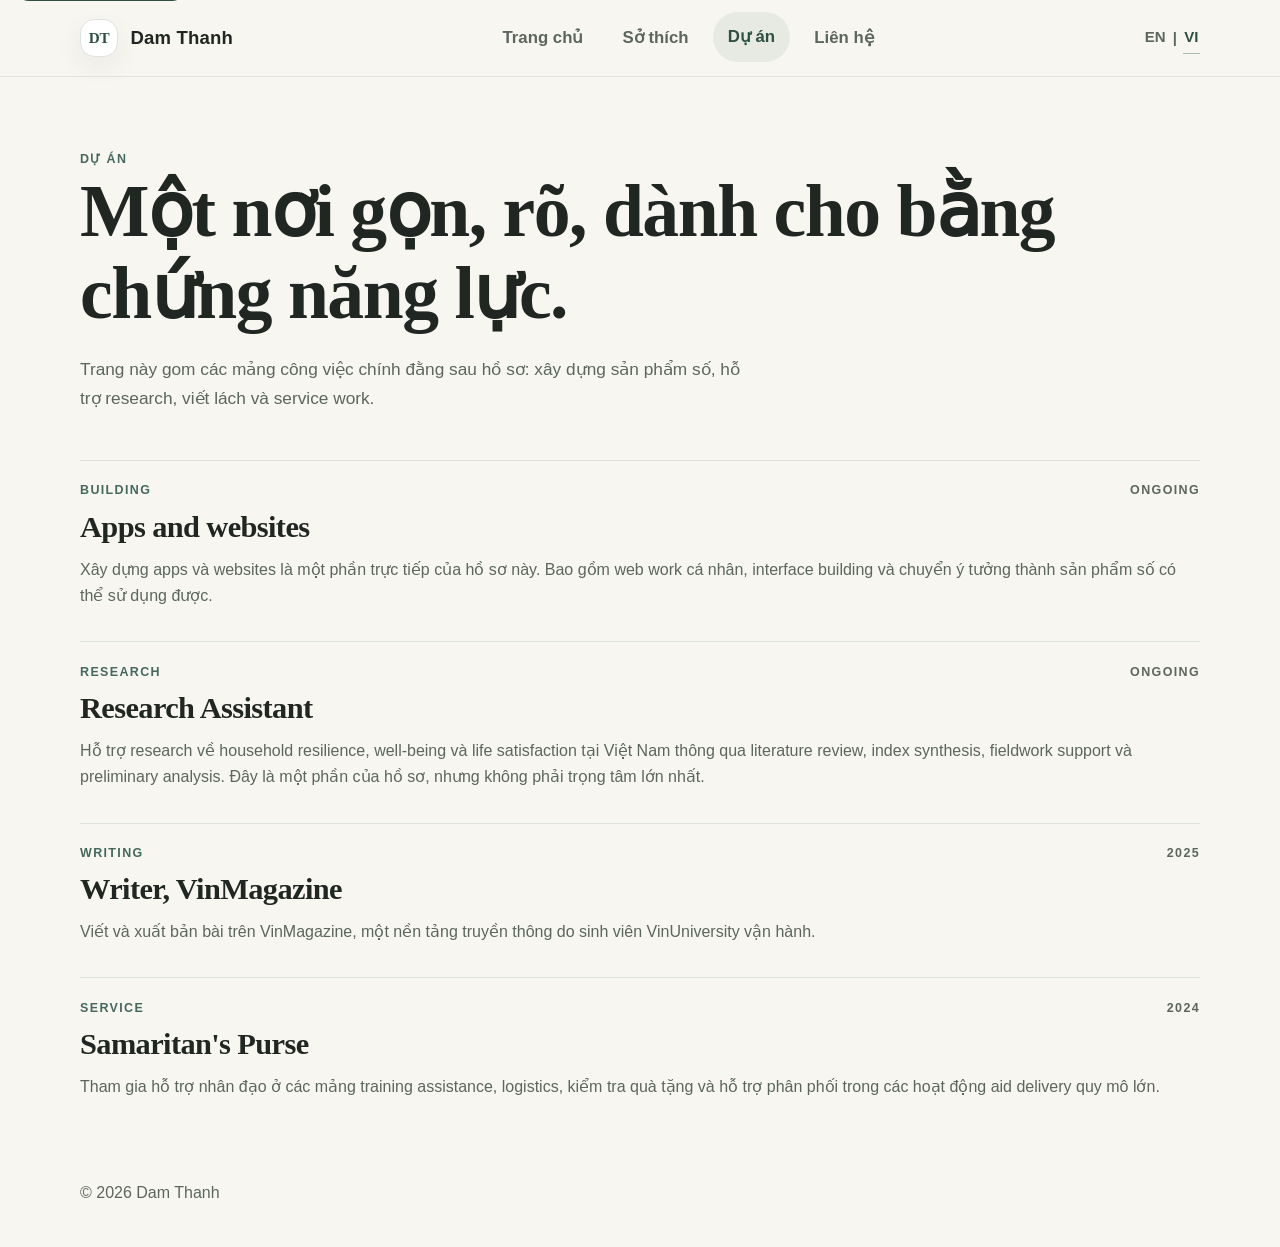
<file: projects-vi.html>
<!DOCTYPE html>
<html lang="vi">
<head>
  <meta charset="UTF-8">
  <meta name="viewport" content="width=device-width, initial-scale=1.0">
  <title>Dự án | Dam Thanh</title>
  <meta name="description" content="Dự án, digital products, research work, writing và service experience của Dam Viet Thanh.">
  <meta name="theme-color" content="#f7f6f1">
  <link rel="canonical" href="http://localhost:3050/projects-vi.html">
  <link rel="stylesheet" href="css/style.css">
</head>
<body>
  <a class="skip-link" href="#main">Bỏ qua điều hướng</a>

  <header class="site-header">
    <nav class="nav" aria-label="Điều hướng chính">
      <a class="brand" href="index-vi.html" aria-label="Trang chủ Dam Thanh">
        <span class="brand-mark">DT</span>
        <span class="brand-text">Dam Thanh</span>
      </a>

      <button class="nav-toggle" type="button" aria-expanded="false" aria-controls="nav-links">
        Menu
      </button>

      <div class="nav-links" id="nav-links">
        <a href="index-vi.html">Trang chủ</a>
        <a href="hobbies-vi.html">Sở thích</a>
        <a href="projects-vi.html">Dự án</a>
        <a href="contact-vi.html">Liên hệ</a>
      </div>

      <div class="nav-lang" aria-label="Chuyển ngôn ngữ">
        <a href="projects.html">EN</a>
        <span>|</span>
        <a class="is-active" href="projects-vi.html" aria-current="page">VI</a>
      </div>
    </nav>
  </header>

  <main id="main" class="page-shell">
    <section class="page-intro reveal">
      <p class="eyebrow">Dự án</p>
      <h1>Một nơi gọn, rõ, dành cho bằng chứng năng lực.</h1>
      <p class="lead">
        Trang này gom các mảng công việc chính đằng sau hồ sơ: xây dựng sản
        phẩm số, hỗ trợ research, viết lách và service work.
      </p>
    </section>

    <section class="project-stack reveal">
      <article class="project-card">
        <div class="project-meta">
          <span class="project-type">Building</span>
          <span class="project-year">Ongoing</span>
        </div>
        <h2>Apps and websites</h2>
        <p>
          Xây dựng apps và websites là một phần trực tiếp của hồ sơ này. Bao gồm
          web work cá nhân, interface building và chuyển ý tưởng thành sản phẩm số
          có thể sử dụng được.
        </p>
      </article>

      <article class="project-card">
        <div class="project-meta">
          <span class="project-type">Research</span>
          <span class="project-year">Ongoing</span>
        </div>
        <h2>Research Assistant</h2>
        <p>
          Hỗ trợ research về household resilience, well-being và life satisfaction
          tại Việt Nam thông qua literature review, index synthesis, fieldwork support
          và preliminary analysis. Đây là một phần của hồ sơ, nhưng không phải trọng tâm lớn nhất.
        </p>
      </article>

      <article class="project-card">
        <div class="project-meta">
          <span class="project-type">Writing</span>
          <span class="project-year">2025</span>
        </div>
        <h2>Writer, VinMagazine</h2>
        <p>
          Viết và xuất bản bài trên VinMagazine, một nền tảng truyền thông do sinh viên
          VinUniversity vận hành.
        </p>
      </article>

      <article class="project-card">
        <div class="project-meta">
          <span class="project-type">Service</span>
          <span class="project-year">2024</span>
        </div>
        <h2>Samaritan's Purse</h2>
        <p>
          Tham gia hỗ trợ nhân đạo ở các mảng training assistance, logistics, kiểm tra quà tặng
          và hỗ trợ phân phối trong các hoạt động aid delivery quy mô lớn.
        </p>
      </article>
    </section>
  </main>

  <footer class="site-footer">
    <p>&copy; <span id="year"></span> Dam Thanh</p>
  </footer>

  <script src="js/script.js"></script>
</body>
</html>
</file>
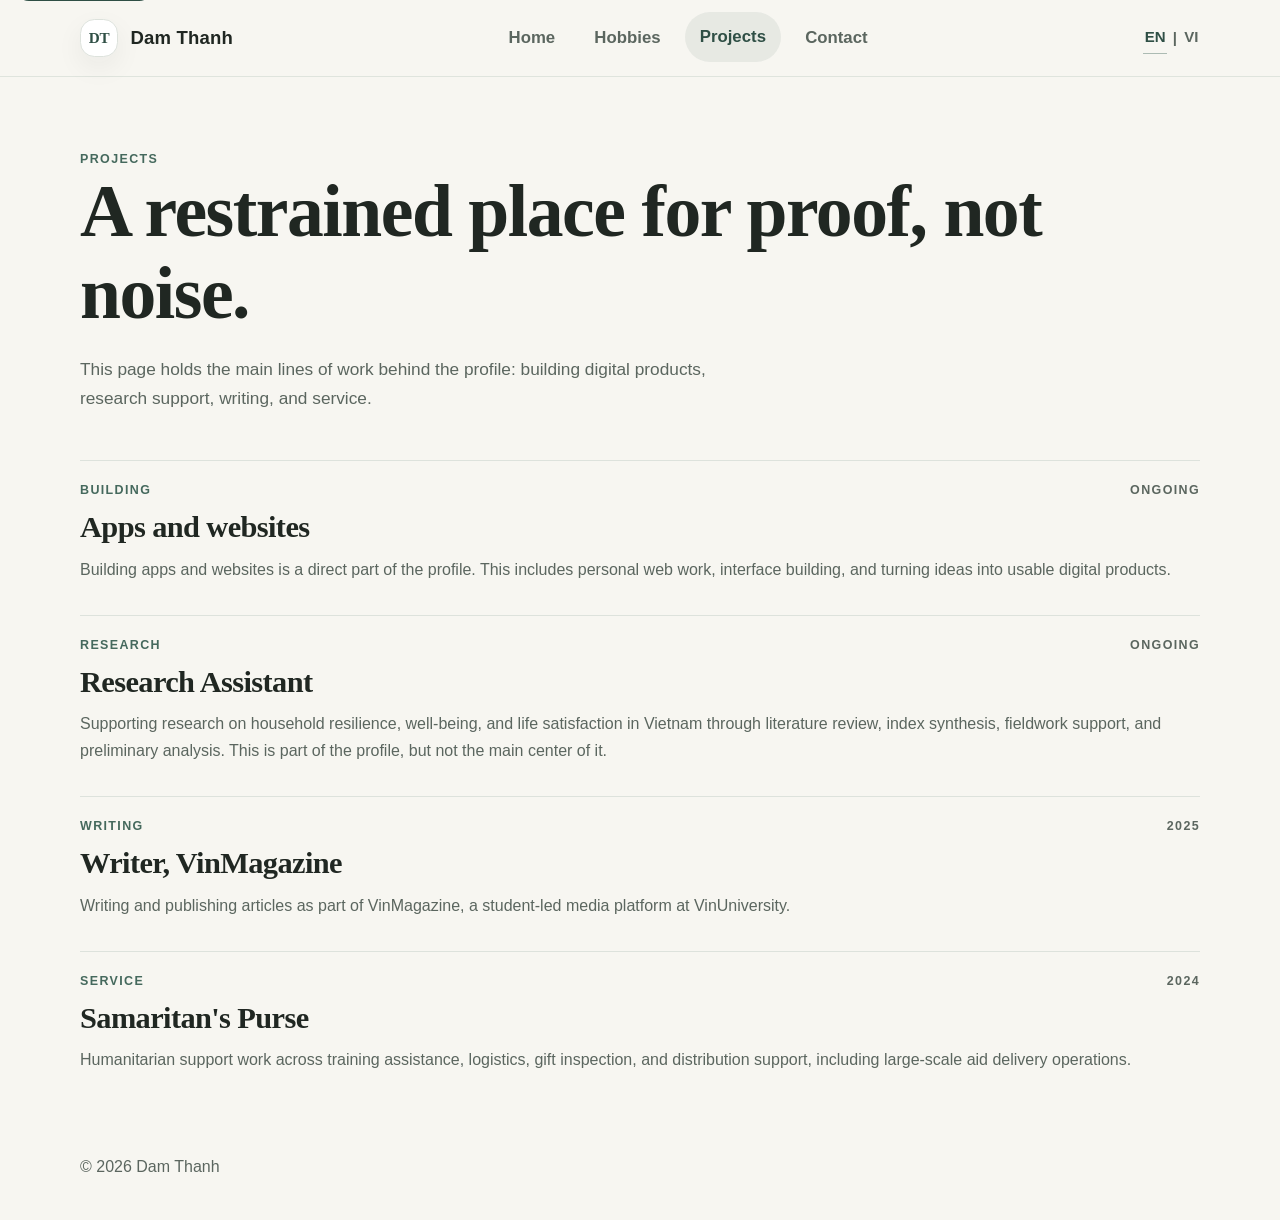
<file: projects.html>
<!DOCTYPE html>
<html lang="en">
<head>
  <meta charset="UTF-8">
  <meta name="viewport" content="width=device-width, initial-scale=1.0">
  <title>Projects | Dam Thanh</title>
  <meta name="description" content="Projects, digital products, research work, writing, and service experience from Dam Viet Thanh.">
  <meta name="theme-color" content="#f7f6f1">
  <link rel="canonical" href="http://localhost:3050/projects.html">
  <link rel="stylesheet" href="css/style.css">
</head>
<body>
  <a class="skip-link" href="#main">Skip to content</a>

  <header class="site-header">
    <nav class="nav" aria-label="Primary">
      <a class="brand" href="index.html" aria-label="Dam Thanh home">
        <span class="brand-mark">DT</span>
        <span class="brand-text">Dam Thanh</span>
      </a>

      <button class="nav-toggle" type="button" aria-expanded="false" aria-controls="nav-links">
        Menu
      </button>

      <div class="nav-links" id="nav-links">
        <a href="index.html">Home</a>
        <a href="hobbies.html">Hobbies</a>
        <a href="projects.html">Projects</a>
        <a href="contact.html">Contact</a>
      </div>

      <div class="nav-lang" aria-label="Language switch">
        <a class="is-active" href="projects.html" aria-current="page">EN</a>
        <span>|</span>
        <a href="projects-vi.html">VI</a>
      </div>
    </nav>
  </header>

  <main id="main" class="page-shell">
    <section class="page-intro reveal">
      <p class="eyebrow">Projects</p>
      <h1>A restrained place for proof, not noise.</h1>
      <p class="lead">
        This page holds the main lines of work behind the profile: building
        digital products, research support, writing, and service.
      </p>
    </section>

    <section class="project-stack reveal">
      <article class="project-card">
        <div class="project-meta">
          <span class="project-type">Building</span>
          <span class="project-year">Ongoing</span>
        </div>
        <h2>Apps and websites</h2>
        <p>
          Building apps and websites is a direct part of the profile. This
          includes personal web work, interface building, and turning ideas
          into usable digital products.
        </p>
      </article>

      <article class="project-card">
        <div class="project-meta">
          <span class="project-type">Research</span>
          <span class="project-year">Ongoing</span>
        </div>
        <h2>Research Assistant</h2>
        <p>
          Supporting research on household resilience, well-being, and life
          satisfaction in Vietnam through literature review, index synthesis,
          fieldwork support, and preliminary analysis. This is part of the
          profile, but not the main center of it.
        </p>
      </article>

      <article class="project-card">
        <div class="project-meta">
          <span class="project-type">Writing</span>
          <span class="project-year">2025</span>
        </div>
        <h2>Writer, VinMagazine</h2>
        <p>
          Writing and publishing articles as part of VinMagazine, a student-led
          media platform at VinUniversity.
        </p>
      </article>

      <article class="project-card">
        <div class="project-meta">
          <span class="project-type">Service</span>
          <span class="project-year">2024</span>
        </div>
        <h2>Samaritan's Purse</h2>
        <p>
          Humanitarian support work across training assistance, logistics, gift
          inspection, and distribution support, including large-scale aid
          delivery operations.
        </p>
      </article>
    </section>
  </main>

  <footer class="site-footer">
    <p>&copy; <span id="year"></span> Dam Thanh</p>
  </footer>

  <script src="js/script.js"></script>
</body>
</html>
</file>
<file: css/style.css>
:root {
  --bg: #f7f6f1;
  --surface: #fcfbf7;
  --surface-strong: #ffffff;
  --text: #202722;
  --muted: #5b665f;
  --line: #dde2dc;
  --accent: #45695d;
  --accent-strong: #2f4f45;
  --shadow: 0 10px 28px rgba(26, 39, 33, 0.06);
  --radius: 1.1rem;
  --radius-large: 1.5rem;
  --max-width: 1120px;
}

*,
*::before,
*::after {
  box-sizing: border-box;
}

html {
  scroll-behavior: smooth;
}

body {
  margin: 0;
  background: var(--bg);
  color: var(--text);
  font-family: "Segoe UI", "Helvetica Neue", Arial, sans-serif;
  line-height: 1.65;
  text-rendering: optimizeLegibility;
}

img {
  display: block;
  max-width: 100%;
}

a {
  color: inherit;
  text-decoration: none;
}

button,
input,
textarea {
  font: inherit;
}

h1,
h2,
h3 {
  margin: 0;
  font-family: "Iowan Old Style", "Palatino Linotype", "Book Antiqua", Georgia, serif;
  font-weight: 600;
  letter-spacing: -0.02em;
  line-height: 1.12;
}

p {
  margin: 0;
}

.skip-link {
  position: absolute;
  top: -3rem;
  left: 1rem;
  z-index: 20;
  padding: 0.7rem 0.95rem;
  border-radius: 0.8rem;
  background: var(--accent-strong);
  color: #fff;
}

.skip-link:focus {
  top: 1rem;
}

.site-header {
  position: sticky;
  top: 0;
  z-index: 10;
  border-bottom: 1px solid rgba(221, 226, 220, 0.92);
  background: rgba(247, 246, 241, 0.92);
  backdrop-filter: blur(14px);
}

.nav {
  width: min(var(--max-width), calc(100% - 2rem));
  margin: 0 auto;
  min-height: 4.75rem;
  display: flex;
  align-items: center;
  justify-content: flex-start;
  gap: 0.75rem;
}

.brand {
  display: inline-flex;
  align-items: center;
  gap: 0.75rem;
  flex: 0 0 auto;
  min-width: 9.5rem;
}

.brand-mark {
  width: 2.4rem;
  height: 2.4rem;
  display: grid;
  place-items: center;
  border: 1px solid var(--line);
  border-radius: 0.9rem;
  background: var(--surface-strong);
  color: var(--accent-strong);
  font-family: "Iowan Old Style", Georgia, serif;
  font-size: 0.95rem;
  font-weight: 700;
  box-shadow: var(--shadow);
}

.brand-text {
  font-size: 1.16rem;
  font-weight: 650;
  letter-spacing: 0.01em;
}

.nav-toggle {
  display: none;
  padding: 0.7rem 0.95rem;
  border: 1px solid var(--line);
  border-radius: 0.9rem;
  background: var(--surface);
  color: var(--text);
}

.nav-links {
  display: flex;
  align-items: center;
  justify-content: center;
  gap: 0.55rem;
  flex: 1;
  width: 100%;
}

.nav-lang {
  display: inline-flex;
  align-items: center;
  gap: 0.35rem;
  flex: 0 0 auto;
  color: var(--muted);
  font-size: 0.94rem;
  font-weight: 600;
}

.nav-lang a {
  padding: 0.22rem 0.1rem;
  border-bottom: 1px solid transparent;
  transition: color 180ms ease, border-color 180ms ease;
}

.nav-lang a:hover,
.nav-lang a:focus-visible,
.nav-lang a.is-active {
  color: var(--accent-strong);
  border-color: rgba(69, 105, 93, 0.42);
}

.nav-links a {
  padding: 0.72rem 0.95rem;
  border-radius: 999px;
  color: var(--muted);
  font-size: 1.05rem;
  font-weight: 600;
  transition: color 180ms ease, background-color 180ms ease, transform 180ms ease;
}

.nav-links a:hover,
.nav-links a:focus-visible,
.nav-links a.is-active {
  color: var(--accent-strong);
  background: rgba(69, 105, 93, 0.09);
  transform: translateY(-1px);
}

.page-shell {
  width: min(var(--max-width), calc(100% - 2rem));
  margin: 0 auto;
  padding: 4.5rem 0 5rem;
}

.hero,
.page-intro,
.section,
.section-grid,
.detail-grid,
.project-stack,
.contact-layout {
  margin-top: 0;
}

.hero {
  max-width: 48rem;
}

.hero-stage {
  max-width: none;
  min-height: 34rem;
  display: grid;
  grid-template-columns: minmax(0, 1.15fr) minmax(220px, 0.6fr);
  align-items: end;
  gap: 2rem;
  padding: 2.2rem;
  border-radius: 2rem;
  overflow: hidden;
  background-image:
    linear-gradient(180deg, rgba(20, 29, 25, 0.24) 0%, rgba(20, 29, 25, 0.52) 100%),
    linear-gradient(90deg, rgba(20, 29, 25, 0.58) 0%, rgba(20, 29, 25, 0.34) 54%, rgba(20, 29, 25, 0.18) 100%),
    url("../images/vinuni-upfront.webp");
  background-size: cover;
  background-position: center center;
  box-shadow: var(--shadow);
}

.hero-panel {
  max-width: 38rem;
  color: #f7f7f2;
}

.hero-panel .eyebrow {
  color: rgba(247, 247, 242, 0.82);
}

.hero-stage h1 {
  color: #ffffff;
}

.hero-subtitle {
  margin-top: 1rem;
  max-width: 34rem;
  color: rgba(247, 247, 242, 0.94);
  font-size: 1.18rem;
  line-height: 1.65;
}

.hero-stage .lead {
  max-width: 32rem;
  color: rgba(247, 247, 242, 0.84);
}

.hero-meta {
  margin-top: 1.2rem;
  color: rgba(247, 247, 242, 0.78);
  font-size: 0.98rem;
  letter-spacing: 0.02em;
}

.hero-meta a {
  color: inherit;
  text-decoration: underline;
  text-decoration-color: rgba(247, 247, 242, 0.35);
  text-underline-offset: 0.16em;
}

.hero-meta a:hover,
.hero-meta a:focus-visible {
  text-decoration-color: rgba(247, 247, 242, 0.82);
}

.hero-aside {
  display: flex;
  justify-content: flex-end;
  align-items: end;
}

.portrait-frame {
  width: min(100%, 25rem);
  margin: 0;
  padding: 0.9rem;
  border: 1px solid var(--line);
  border-radius: 2rem;
  background: rgba(255, 255, 255, 0.72);
  box-shadow: var(--shadow);
}

.portrait-frame-hero {
  width: min(100%, 18rem);
  padding: 0.6rem;
  background: rgba(255, 255, 255, 0.1);
  border-color: rgba(255, 255, 255, 0.18);
  backdrop-filter: blur(6px);
}

.portrait-frame img {
  width: 100%;
  aspect-ratio: 4 / 5;
  object-fit: cover;
  object-position: center top;
  border-radius: 1.4rem;
}

.summary-strip {
  display: grid;
  grid-template-columns: repeat(auto-fit, minmax(220px, 1fr));
  gap: 1.25rem;
  margin-top: 2rem;
}

.summary-item {
  padding-top: 1rem;
  border-top: 1px solid var(--line);
}

.story-section {
  margin-top: 4.75rem;
  padding-top: 2.15rem;
  border-top: 1px solid var(--line);
}

.media-grid {
  display: grid;
  grid-template-columns: repeat(2, minmax(0, 1fr));
  gap: 1.4rem 1.1rem;
  margin-top: 1.8rem;
}

.media-card {
  grid-column: span 1;
  margin: 0;
}

.media-card-wide {
  grid-column: 1 / -1;
}

.media-card-tall {
  grid-column: span 1;
}

.media-card img {
  width: 100%;
  height: 18.5rem;
  object-fit: cover;
  object-position: center;
  border-radius: 1rem;
}

.media-card-wide img {
  height: 24rem;
}

.media-card-tall img {
  height: 18.5rem;
}

.media-card figcaption {
  padding: 0.8rem 0 0;
  color: var(--muted);
  font-size: 0.92rem;
  line-height: 1.55;
}

.summary-item h2 {
  margin-top: 0.45rem;
  font-size: clamp(1.2rem, 2vw, 1.5rem);
}

.summary-item p:last-child {
  margin-top: 0.55rem;
  color: var(--muted);
}

.eyebrow,
.card-label,
.project-type,
.project-year {
  font-size: 0.78rem;
  font-weight: 700;
  letter-spacing: 0.11em;
  text-transform: uppercase;
}

.eyebrow,
.card-label,
.project-type {
  color: var(--accent);
}

.hero h1,
.page-intro h1 {
  font-size: clamp(2.5rem, 6vw, 4.6rem);
}

.lead {
  margin-top: 1.3rem;
  max-width: 42rem;
  color: var(--muted);
  font-size: 1.08rem;
}

.button {
  display: inline-flex;
  align-items: center;
  justify-content: center;
  min-height: 3rem;
  padding: 0.8rem 1.15rem;
  border: 1px solid transparent;
  border-radius: 999px;
  background: var(--accent-strong);
  color: #fff;
  box-shadow: var(--shadow);
  transition: transform 180ms ease, opacity 180ms ease, background-color 180ms ease;
}

.button:hover,
.button:focus-visible {
  transform: translateY(-1px);
}

.button-secondary {
  border-color: var(--line);
  background: transparent;
  color: var(--text);
  box-shadow: none;
}

.section-grid,
.detail-grid,
.contact-layout {
  display: grid;
  grid-template-columns: repeat(3, minmax(0, 1fr));
  gap: 1rem;
  margin-top: 3rem;
}

.feature-card,
.detail-card,
.contact-card,
.statement-panel,
.project-card,
.contact-form {
  border: 0;
  border-top: 1px solid var(--line);
  border-radius: 0;
  background: transparent;
  box-shadow: none;
}

.feature-card,
.detail-card,
.contact-card,
.project-card {
  padding: 1.15rem 0 0;
}

.feature-card h2,
.statement-panel h2,
.detail-card h2,
.project-card h2,
.contact-card h2 {
  margin-top: 0.55rem;
  font-size: clamp(1.35rem, 3vw, 1.9rem);
}

.feature-card p:not(.card-label),
.detail-card p:not(.card-label),
.project-card p,
.contact-card p {
  margin-top: 0.8rem;
  color: var(--muted);
}

.section {
  margin-top: 3rem;
}

.section-heading {
  max-width: 44rem;
}

.section-heading h2 {
  margin-top: 0.55rem;
  font-size: clamp(1.9rem, 4vw, 3rem);
}

.section-copy {
  margin-top: 1rem;
  max-width: 38rem;
  color: var(--muted);
}

.detail-grid,
.contact-layout {
  grid-template-columns: repeat(2, minmax(0, 1fr));
}

.project-stack {
  display: grid;
  gap: 2rem;
  margin-top: 3rem;
}

.project-card {
  padding: 1.2rem 0 0;
}

.project-meta {
  display: flex;
  align-items: center;
  justify-content: space-between;
  gap: 1rem;
}

.project-year {
  color: var(--muted);
}

.contact-form {
  max-width: 42rem;
  padding: 1.2rem 0 0;
}

.form-row + .form-row {
  margin-top: 1rem;
}

.form-row label {
  display: block;
  margin-bottom: 0.45rem;
  font-weight: 600;
}

.form-row input,
.form-row textarea {
  width: 100%;
  padding: 0.9rem 1rem;
  border: 1px solid var(--line);
  border-radius: var(--radius);
  background: #fff;
  color: var(--muted);
}

.form-row input:disabled,
.form-row textarea:disabled,
.contact-form .button:disabled {
  cursor: not-allowed;
  opacity: 0.7;
}

.contact-form .button {
  margin-top: 1rem;
}

.site-footer {
  width: min(var(--max-width), calc(100% - 2rem));
  margin: 0 auto;
  padding: 0 0 2.5rem;
  color: var(--muted);
}

.reveal {
  opacity: 0;
  transform: translateY(18px);
  transition: opacity 480ms ease, transform 480ms ease;
}

.reveal.is-visible {
  opacity: 1;
  transform: translateY(0);
}

:focus-visible {
  outline: 2px solid rgba(69, 105, 93, 0.38);
  outline-offset: 3px;
}

@media (prefers-reduced-motion: reduce) {
  html {
    scroll-behavior: auto;
  }

  *,
  *::before,
  *::after {
    animation: none !important;
    transition: none !important;
  }

  .reveal {
    opacity: 1;
    transform: none;
  }
}

@media (max-width: 860px) {
  .nav {
    min-height: 4.4rem;
    flex-wrap: wrap;
    padding: 0.8rem 0;
  }

  .nav-toggle {
    display: inline-flex;
  }

  .nav-links {
    width: 100%;
    display: none;
    flex-direction: column;
    align-items: stretch;
    padding-bottom: 0.4rem;
  }

  .nav-links.is-open {
    display: flex;
  }

  .nav-links a {
    border-radius: 1rem;
  }

  .nav-lang {
    margin-left: auto;
  }

  .section-grid,
  .summary-strip,
  .media-grid,
  .detail-grid,
  .contact-layout {
    grid-template-columns: 1fr;
  }

  .media-card,
  .media-card-wide,
  .media-card-tall {
    grid-column: 1 / -1;
  }

}

@media (max-width: 640px) {
  .page-shell {
    padding-top: 3.25rem;
  }

  .hero h1,
  .page-intro h1 {
    font-size: clamp(2.2rem, 11vw, 3.4rem);
  }

  .hero-stage {
    grid-template-columns: 1fr;
    min-height: auto;
    gap: 1.5rem;
    padding: 1.35rem;
    border-radius: 1.5rem;
  }

  .hero-aside {
    justify-content: flex-start;
  }

  .portrait-frame-hero {
    width: min(100%, 12.5rem);
  }

  .lead {
    font-size: 1rem;
  }

  .feature-card,
  .detail-card,
  .contact-card,
  .project-card,
  .contact-form {
    padding: 1rem 0 0;
  }
}
</file>
